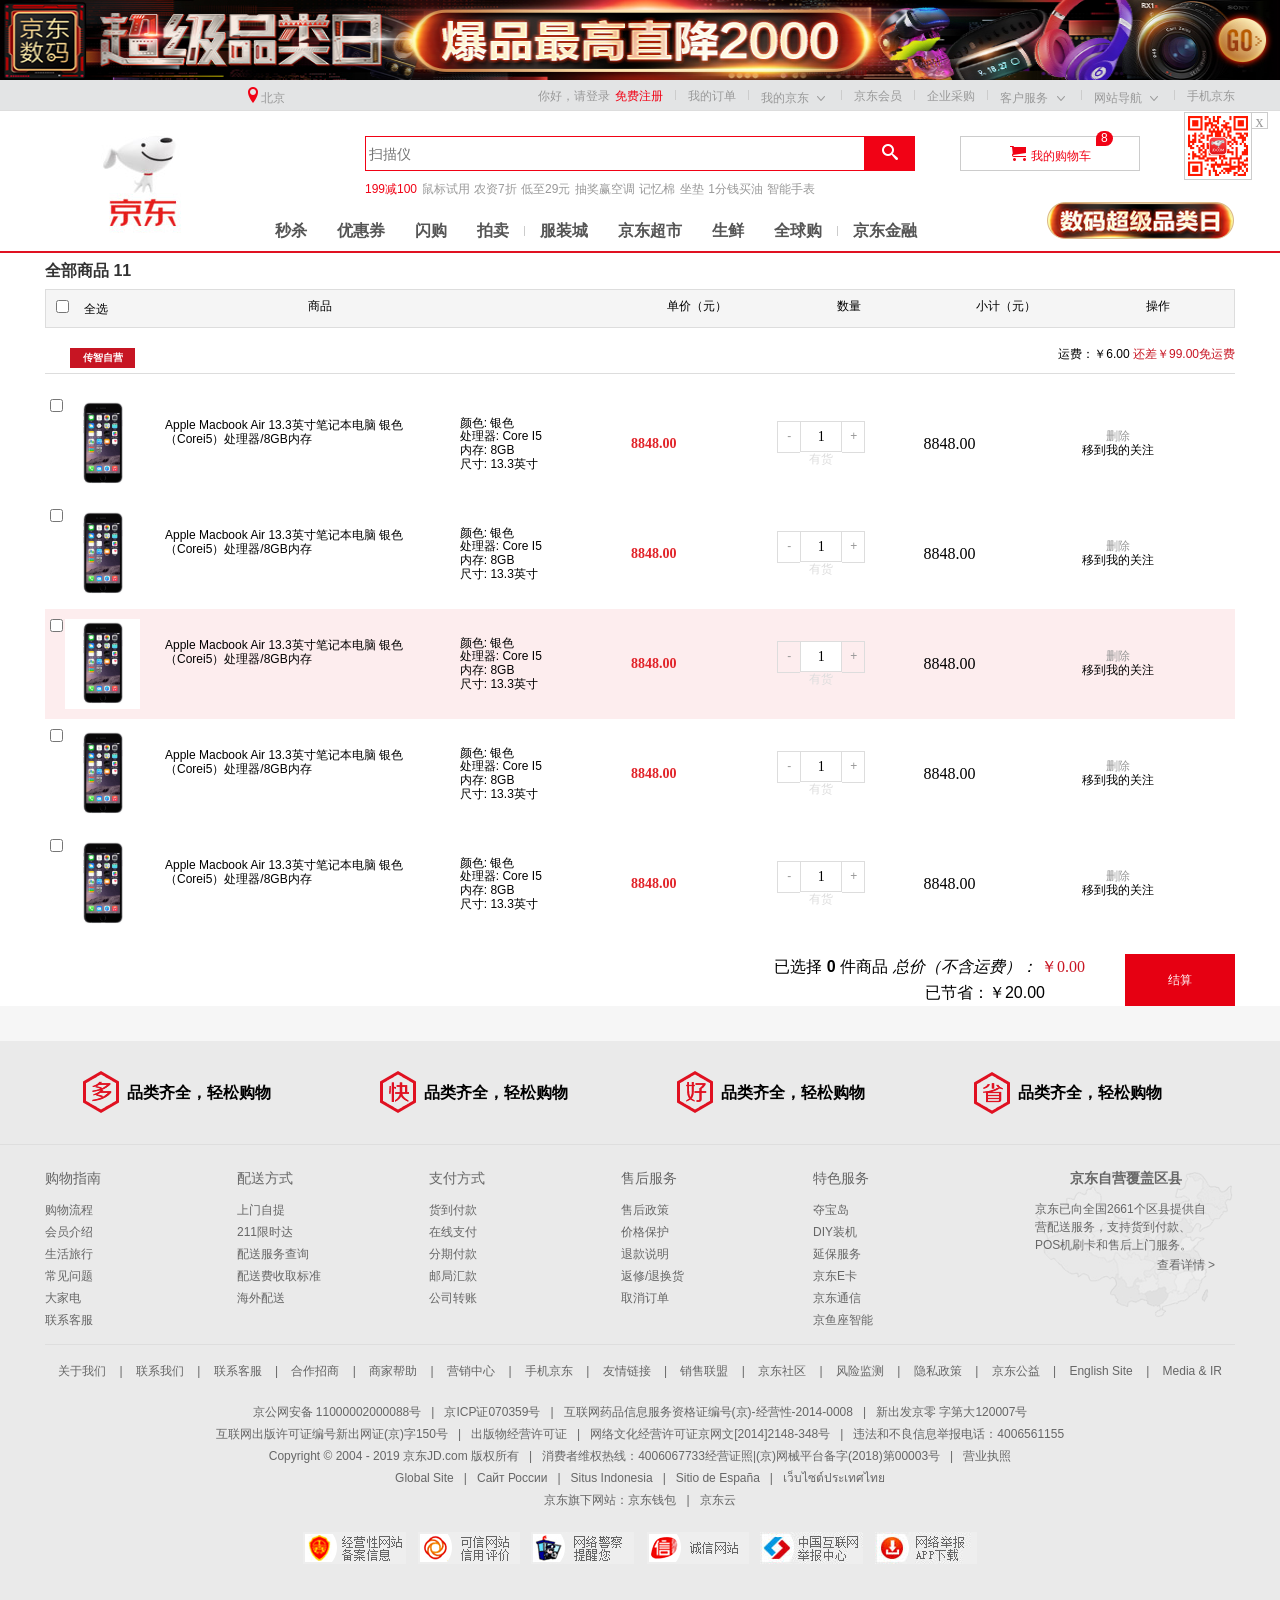
<file: web/cart.html>
<!DOCTYPE html>
<html>
<head>
    <meta charset="utf-8">
    <title>京东(JD.COM)-综合网购首选-正品低价、品质保障、配送及时、轻松购物！</title>
    <link rel="shortcut icon" href="favicon.ico" type="image/x-icon"/>
    <link rel="stylesheet" href="css/normalize.css" />
    <link rel="stylesheet" href="css/base.css" />
    <link rel="stylesheet" href="css/cart.css">
    <script src="js/jquery.min.js"></script>
    <script src="js/base.js"></script>
    <script src="js/cart.js"></script>
</head>
<body>
    <header>
        <a href="#">
            <img src="images/header.jpg" height="80"  width="100%" alt="" >
        </a>
    </header>
    <div class="shortcut">
        <div class="w">
            <ul class="fl city">
                <li><i class="f10"></i><a href="#">北京</a></li>
            </ul>
            <ul class="fr nav">
                <li>
                    <a href="login.html">你好，请登录</a>
                    <a href="register1.html" class="f10">免费注册</a>
                </li>
                <li class="space"></li>
                <li>
                    <a href="pay.html">我的订单</a>
                </li>
                <li class="space"></li>
                <li>
                    <a href="#">我的京东</a>
                    <i></i>
                    <div class="dropdown-layer">
                        <dl class="d">
                            <dd><a href="#">待处理订单</a></dd>
                            <dd><a href="#">返修退换货</a></dd>
                            <dd><a href="#">降价商品</a></dd>
                        </dl>
                        <dl class="d">
                            <dd><a href="#">消息</a></dd>
                            <dd><a href="#">我的问答</a></dd>
                            <dd><a href="#">我的关注</a></dd>
                        </dl>
                        <dl>
                            <dd><a href="#">我的京豆</a></dd>
                            <dd><a href="#">我的白条</a></dd>
                        </dl>
                        <dl>
                            <dd><a href="#">我的优惠券</a></dd>
                            <dd><a href="#">我的理财</a></dd>
                        </dl>
                    </div>
                </li>
                <li class="space"></li>
                <li>
                    <a href="#">京东会员</a>
                </li>
                <li class="space"></li>
                <li>
                    <a href="#">企业采购</a>
                </li>
                <li class="space"></li>
                <li>
                    <a href="#">客户服务</a>
                    <i></i>
                    <div class="dropdown-layer">
                        <dl class="d">
                            <dd><a href="#">待处理订单</a></dd>
                            <dd><a href="#">返修退换货</a></dd>
                            <dd><a href="#">降价商品</a></dd>
                        </dl>
                        <dl class="d">
                            <dd><a href="#">消息</a></dd>
                            <dd><a href="#">我的问答</a></dd>
                            <dd><a href="#">我的关注</a></dd>
                        </dl>
                        <dl>
                            <dd><a href="#">我的京豆</a></dd>
                            <dd><a href="#">我的白条</a></dd>
                        </dl>
                        <dl>
                            <dd><a href="#">我的优惠券</a></dd>
                            <dd><a href="#">我的理财</a></dd>
                        </dl>
                    </div>
                </li>
                <li class="space"></li>
                <li>
                    <a href="#">网站导航</a>
                    <i></i>
                    <div class="dropdown-layer">
                        <dl class="d">
                            <dd><a href="#">待处理订单</a></dd>
                            <dd><a href="#">返修退换货</a></dd>
                            <dd><a href="#">降价商品</a></dd>
                        </dl>
                        <dl class="d">
                            <dd><a href="#">消息</a></dd>
                            <dd><a href="#">我的问答</a></dd>
                            <dd><a href="#">我的关注</a></dd>
                        </dl>
                        <dl>
                            <dd><a href="#">我的京豆</a></dd>
                            <dd><a href="#">我的白条</a></dd>
                        </dl>
                        <dl>
                            <dd><a href="#">我的优惠券</a></dd>
                            <dd><a href="#">我的理财</a></dd>
                        </dl>
                    </div>
                </li>
                <li class="space"></li>
                <li class="mobile">
                    <a href="#">手机京东</a>
                     <img src="images/mobile.png" height="60" width="60" alt="">
                     <i class="close-btn">x</i>
                </li>
            </ul>
        </div>
    </div>
    <div class="m">
        <div class="w middle">
            <div class="logo">
            <h1>  <!-- 提高权重 便利于搜索引擎优化 -->
                <a href="index.html" title="京东">京东</a>   
            </h1>
            </div>
            <div class="form">
                <input id="text" type="text" placeholder="扫描仪">
                <button><i></i></button> 
            </div>
            <div class="shopCar">
                <i></i><a href="cart.html" class="f10">我的购物车</a><span>8</span>
            </div>
            <div class="hotwords">
                <a href="#" class="f10">199减100</a>
                <a href="#">鼠标试用</a>
                <a href="#">农资7折</a>
                <a href="#">低至29元</a>
                <a href="#">抽奖赢空调</a>
                <a href="#">记忆棉</a>
                <a href="#">坐垫</a>
                <a href="#">1分钱买油</a>
                <a href="#">智能手表</a>
            </div>
            <div class="navitems">
            <ul>
                <li><a href="list.html">秒杀</a></li>
                <li><a href="#">优惠券</a></li>
                <li><a href="#">闪购</a></li>
                <li><a href="#">拍卖</a></li>
                <li class="space "></li>
                <li><a href="#">服装城</a></li>
                <li><a href="#">京东超市</a></li>
                <li><a href="#">生鲜</a></li>
                <li><a href="#">全球购</a></li>
                <li class="space"></li>
                <li><a href="#">京东金融</a></li>
            </ul>
            </div>
            <div class="super">
                <a href="#"><img src="images/super.png" alt=""></a>
            </div>
        </div>
    </div>
    <div class="py-container">
        <div class="w">
            <div class="allgoods">
                <h4>全部商品
                    <span>11</span>
                </h4>       
                <div class="cart-main">
                    <div class="cart-th clearfix">
                        <div><input type="checkbox">全选</div>
                        <div class="">商品</div>
                        <div class="">单价（元）</div>
                        <div class="">数量</div>
                        <div class="">小计（元）</div>
                        <div class="">操作</div>
                    </div>
                    <div class="cart-title clearfix">
                        <h5 class="fl">传智自营</h5>
                        <div class="yunfei fr">
                            运费：￥6.00
                            <span>还差￥99.00免运费</span>
                        </div>
                    </div>
                    <div class="cart-item-list">
                        <div class="cart-body">
                            <div class="cart-list">
                                <ul class="goods-list yui3-g">
                                    <li class="yui3-u-3-8 pr">
                                        <input type="checkbox" class="good-checkbox">
                                        <div class="good-item">
                                            <div class="item-img">
                                                <img src="uploads/mobile.png">
                                            </div>
                                            <div class="item-msg">Apple Macbook Air 13.3英寸笔记本电脑 银色（Corei5）处理器/8GB内存</div>
                                        </div>
                                    </li>
                                    <li class="yui3-u-1-8">
                                        <span>颜色: 银色</span>
                                        <br>
                                        <span>处理器: Core I5</span>
                                        <br>
                                        <span>内存: 8GB</span>
                                        <br>
                                        <span>尺寸: 13.3英寸</span>
                                        <br>
                                    </li>
                                    <li class="yui3-u-1-8">
                                        <span class="price">8848.00</span>
                                    </li>
                                    <li class="yui3-u-1-8">
                                        <div class="clearfix">
                                            <a href="javascript:;" class="increment mins">-</a>
                                            <input autocomplete="off" type="text" value="1" minnum="1" class="itxt">
                                            <a href="javascript:;" class="increment plus">+</a>
                                        </div>
                                        <div class="youhuo">有货</div>
                                    </li>
                                    <li class="yui3-u-1-8">
                                        <span class="sum">8848.00</span>
                                    </li>
                                    <li class="yui3-u-1-8">
                                        <div class="del1">
                                            <a href="javascript:;">删除</a>
                                        </div>
                                        <div>移到我的关注</div>
                                    </li>
                                </ul>
                                <ul class="goods-list yui3-g">
                                    <li class="yui3-u-3-8 pr">
                                        <input type="checkbox" class="good-checkbox">
                                        <div class="good-item">
                                            <div class="item-img">
                                                <img src="uploads/mobile.png">
                                            </div>
                                            <div class="item-msg">Apple Macbook Air 13.3英寸笔记本电脑 银色（Corei5）处理器/8GB内存</div>
                                        </div>
                                    </li>
                                    <li class="yui3-u-1-8">
                                        <span>颜色: 银色</span>
                                        <br>
                                        <span>处理器: Core I5</span>
                                        <br>
                                        <span>内存: 8GB</span>
                                        <br>
                                        <span>尺寸: 13.3英寸</span>
                                        <br>
                                    </li>
                                    <li class="yui3-u-1-8">
                                        <span class="price">8848.00</span>
                                    </li>
                                    <li class="yui3-u-1-8">
                                        <div class="clearfix">
                                            <a href="javascript:;" class="increment mins">-</a>
                                            <input autocomplete="off" type="text" value="1" minnum="1" class="itxt">
                                            <a href="javascript:;" class="increment plus">+</a>
                                        </div>
                                        <div class="youhuo">有货</div>
                                    </li>
                                    <li class="yui3-u-1-8">
                                        <span class="sum">8848.00</span>
                                    </li>
                                    <li class="yui3-u-1-8">
                                        <div class="del1">
                                            <a href="javascript:;">删除</a>
                                        </div>
                                        <div>移到我的关注</div>
                                    </li>
                                </ul>
                                <ul class="goods-list active yui3-g">
                                    <li class="yui3-u-3-8 pr">
                                        <input type="checkbox" class="good-checkbox">
                                        <div class="good-item">
                                            <div class="item-img">
                                                <img src="uploads/mobile.png">
                                            </div>
                                            <div class="item-msg">Apple Macbook Air 13.3英寸笔记本电脑 银色（Corei5）处理器/8GB内存</div>
                                        </div>
                                    </li>
                                    <li class="yui3-u-1-8">
                                        <span>颜色: 银色</span>
                                        <br>
                                        <span>处理器: Core I5</span>
                                        <br>
                                        <span>内存: 8GB</span>
                                        <br>
                                        <span>尺寸: 13.3英寸</span>
                                        <br>
                                    </li>
                                    <li class="yui3-u-1-8">
                                        <span class="price">8848.00</span>
                                    </li>
                                    <li class="yui3-u-1-8">
                                        <div class="clearfix">
                                            <a href="javascript:;" class="increment mins">-</a>
                                            <input autocomplete="off" type="text" value="1" minnum="1" class="itxt">
                                            <a href="javascript:;" class="increment plus">+</a>
                                        </div>
                                        <div class="youhuo">有货</div>
                                    </li>
                                    <li class="yui3-u-1-8">
                                        <span class="sum">8848.00</span>
                                    </li>
                                    <li class="yui3-u-1-8">
                                        <div class="del1">
                                            <a href="javascript:;">删除</a>
                                        </div>
                                        <div>移到我的关注</div>
                                    </li>
                                </ul>
                                <ul class="goods-list yui3-g">
                                    <li class="yui3-u-3-8 pr">
                                        <input type="checkbox" class="good-checkbox">
                                        <div class="good-item">
                                            <div class="item-img">
                                                <img src="uploads/mobile.png">
                                            </div>
                                            <div class="item-msg">Apple Macbook Air 13.3英寸笔记本电脑 银色（Corei5）处理器/8GB内存</div>
                                        </div>
                                    </li>
                                    <li class="yui3-u-1-8">
                                        <span>颜色: 银色</span>
                                        <br>
                                        <span>处理器: Core I5</span>
                                        <br>
                                        <span>内存: 8GB</span>
                                        <br>
                                        <span>尺寸: 13.3英寸</span>
                                        <br>
                                    </li>
                                    <li class="yui3-u-1-8">
                                        <span class="price">8848.00</span>
                                    </li>
                                    <li class="yui3-u-1-8">
                                        <div class="clearfix">
                                            <a href="javascript:;" class="increment mins">-</a>
                                            <input autocomplete="off" type="text" value="1" minnum="1" class="itxt">
                                            <a href="javascript:;" class="increment plus">+</a>
                                        </div>
                                        <div class="youhuo">有货</div>
                                    </li>
                                    <li class="yui3-u-1-8">
                                        <span class="sum">8848.00</span>
                                    </li>
                                    <li class="yui3-u-1-8">
                                        <div class="del1">
                                            <a href="javascript:;">删除</a>
                                        </div>
                                        <div>移到我的关注</div>
                                    </li>
                                </ul>
                                <ul class="goods-list yui3-g">
                                    <li class="yui3-u-3-8 pr">
                                        <input type="checkbox" class="good-checkbox">
                                        <div class="good-item">
                                            <div class="item-img">
                                                <img src="uploads/mobile.png">
                                            </div>
                                            <div class="item-msg">Apple Macbook Air 13.3英寸笔记本电脑 银色（Corei5）处理器/8GB内存</div>
                                        </div>
                                    </li>
                                    <li class="yui3-u-1-8">
                                        <span>颜色: 银色</span>
                                        <br>
                                        <span>处理器: Core I5</span>
                                        <br>
                                        <span>内存: 8GB</span>
                                        <br>
                                        <span>尺寸: 13.3英寸</span>
                                        <br>
                                    </li>
                                    <li class="yui3-u-1-8">
                                        <span class="price">8848.00</span>
                                    </li>
                                    <li class="yui3-u-1-8">
                                        <div class="clearfix">
                                            <a href="javascript:;" class="increment mins">-</a>
                                            <input autocomplete="off" type="text" value="1" minnum="1" class="itxt">
                                            <a href="javascript:;" class="increment plus">+</a>
                                        </div>
                                        <div class="youhuo">有货</div>
                                    </li>
                                    <li class="yui3-u-1-8">
                                        <span class="sum">8848.00</span>
                                    </li>
                                    <li class="yui3-u-1-8">
                                        <div class="del1">
                                            <a href="javascript:;">删除</a>
                                        </div>
                                        <div>移到我的关注</div>
                                    </li>
                                </ul>
                            </div>
                        </div>
                    </div>
                </div>
                <div class="cart-tool clearfix">
                    <div class="money-box">
                        <div class="sumprice">
                            <div class="sumprice-top">
                                <span>
                                    已选择
                                    <strong>0</strong> 件商品</span>
                                <span>
                                <em>总价（不含运费）：</em>
                                <i class="summoney">￥<span>44240.00</span></i>
                            </div>
                            <div class="sumprice-bottom">
                                已节省：￥20.00
                            </div>
                        </div>
                        <div class="sumbtn">
                            <a class="sum-btn" href="pay.html">结算</a>
                        </div>
                    </div>
                </div>
            </div>
        </div>
    </div>
    <footer>
        <div class="service">
            <!-- 服务模块 -->
            <div class="w">
                <ul>
                    <li>	
                        <h5></h5>
                        <p>品类齐全，轻松购物</p>
                    </li>
                    <li>	
                        <h5></h5>
                        <p>品类齐全，轻松购物</p>
                    </li>
                    <li>	
                        <h5></h5>
                        <p>品类齐全，轻松购物</p>
                    </li>
                    <li>	
                        <h5></h5>
                        <p>品类齐全，轻松购物</p>
                    </li>
                </ul>
            </div>
        </div>
        <!-- 帮助模块 -->
        <div class="w help">
            <div class="fl">
                <dl>
                    <dt>购物指南</dt>
                    <dd><a href="#">购物流程</a></dd>
                    <dd><a href="#">会员介绍</a></dd>
                    <dd><a href="#">生活旅行</a></dd>
                    <dd><a href="#">常见问题</a></dd>
                    <dd><a href="#">大家电</a></dd>
                    <dd><a href="#">联系客服</a></dd>
                </dl>
                <dl>
                    <dt>配送方式</dt>
                    <dd><a href="#">上门自提</a></dd>
                    <dd><a href="#">211限时达</a></dd>
                    <dd><a href="#">配送服务查询</a></dd>
                    <dd><a href="#">配送费收取标准</a></dd>
                    <dd><a href="#">海外配送</a></dd>
                </dl>
                <dl>
                    <dt>支付方式</dt>
                    <dd><a href="#">货到付款</a></dd>
                    <dd><a href="#">在线支付</a></dd>
                    <dd><a href="#">分期付款</a></dd>
                    <dd><a href="#">邮局汇款</a></dd>
                    <dd><a href="#">公司转账</a></dd>
                </dl>
                <dl>
                    <dt>售后服务</dt>
                    <dd><a href="#">售后政策</a></dd>
                    <dd><a href="#">价格保护</a></dd>
                    <dd><a href="#">退款说明</a></dd>
                    <dd><a href="#">返修/退换货</a></dd>
                    <dd><a href="#">取消订单</a></dd>
                </dl>
                <dl>
                    <dt>特色服务</dt>
                    <dd><a href="#">夺宝岛</a></dd>
                    <dd><a href="#">DIY装机</a></dd>
                    <dd><a href="#">延保服务</a></dd>
                    <dd><a href="#">京东E卡</a></dd>
                    <dd><a href="#">京东通信</a></dd>
                    <dd><a href="#">京鱼座智能</a></dd>
                </dl>
            </div>
            <div class="fr coverage">
                <h5>京东自营覆盖区县</h5>
                <p>京东已向全国2661个区县提供自营配送服务，支持货到付款、POS机刷卡和售后上门服务。</p>
                <a href="#">查看详情 > </a>
            </div>
        </div>
        <div class="w copyright">
            <p>
                <a href="#">关于我们</a>
                <span> | </span>
                <a href="#">联系我们</a>
                <span> | </span>
                <a href="#">联系客服</a>
                <span> | </span>
                <a href="#">合作招商</a>
                <span> | </span>
                <a href="#">商家帮助</a>
                <span> | </span>
                <a href="#">营销中心</a>
                <span> | </span>
                <a href="#">手机京东</a>
                <span> | </span>
                <a href="#">友情链接</a>
                <span> | </span>
                <a href="#">销售联盟</a>
                <span> | </span>
                <a href="#">京东社区</a>
                <span> | </span>
                <a href="#">风险监测</a>
                <span> | </span>
                <a href="#">隐私政策</a>
                <span> | </span>
                <a href="#">京东公益</a>
                <span> | </span>
                <a href="#">English Site</a>
                <span> | </span>
                <a href="#">Media & IR</a>
            </p>
            <div>
                <p>京公网安备 11000002000088号<span>|</span>京ICP证070359号<span>|</span>互联网药品信息服务资格证编号(京)-经营性-2014-0008<span>|</span>新出发京零 字第大120007号</p>
                <p>互联网出版许可证编号新出网证(京)字150号<span>|</span>出版物经营许可证<span>|</span>网络文化经营许可证京网文[2014]2148-348号<span>|</span>违法和不良信息举报电话：4006561155</p>
                <p>Copyright © 2004 - 2019  京东JD.com 版权所有<span>|</span>消费者维权热线：4006067733经营证照|(京)网械平台备字(2018)第00003号<span>|</span>营业执照</p>
                <p>Global Site<span>|</span>Сайт России<span>|</span>Situs Indonesia<span>|</span>Sitio de España<span>|</span>เว็บไซต์ประเทศไทย</p>
                <p>京东旗下网站：京东钱包<span>|</span>京东云</p>
            </div>
            <p class="foot-icon">
                <a href="#"></a>
                <a href="#"></a>
                <a href="#"></a>
                <a href="#"></a>
                <a href="#"></a>
                <a href="#"></a>
            </p>
        </div>
    </footer>
</body>
</html>
</file>
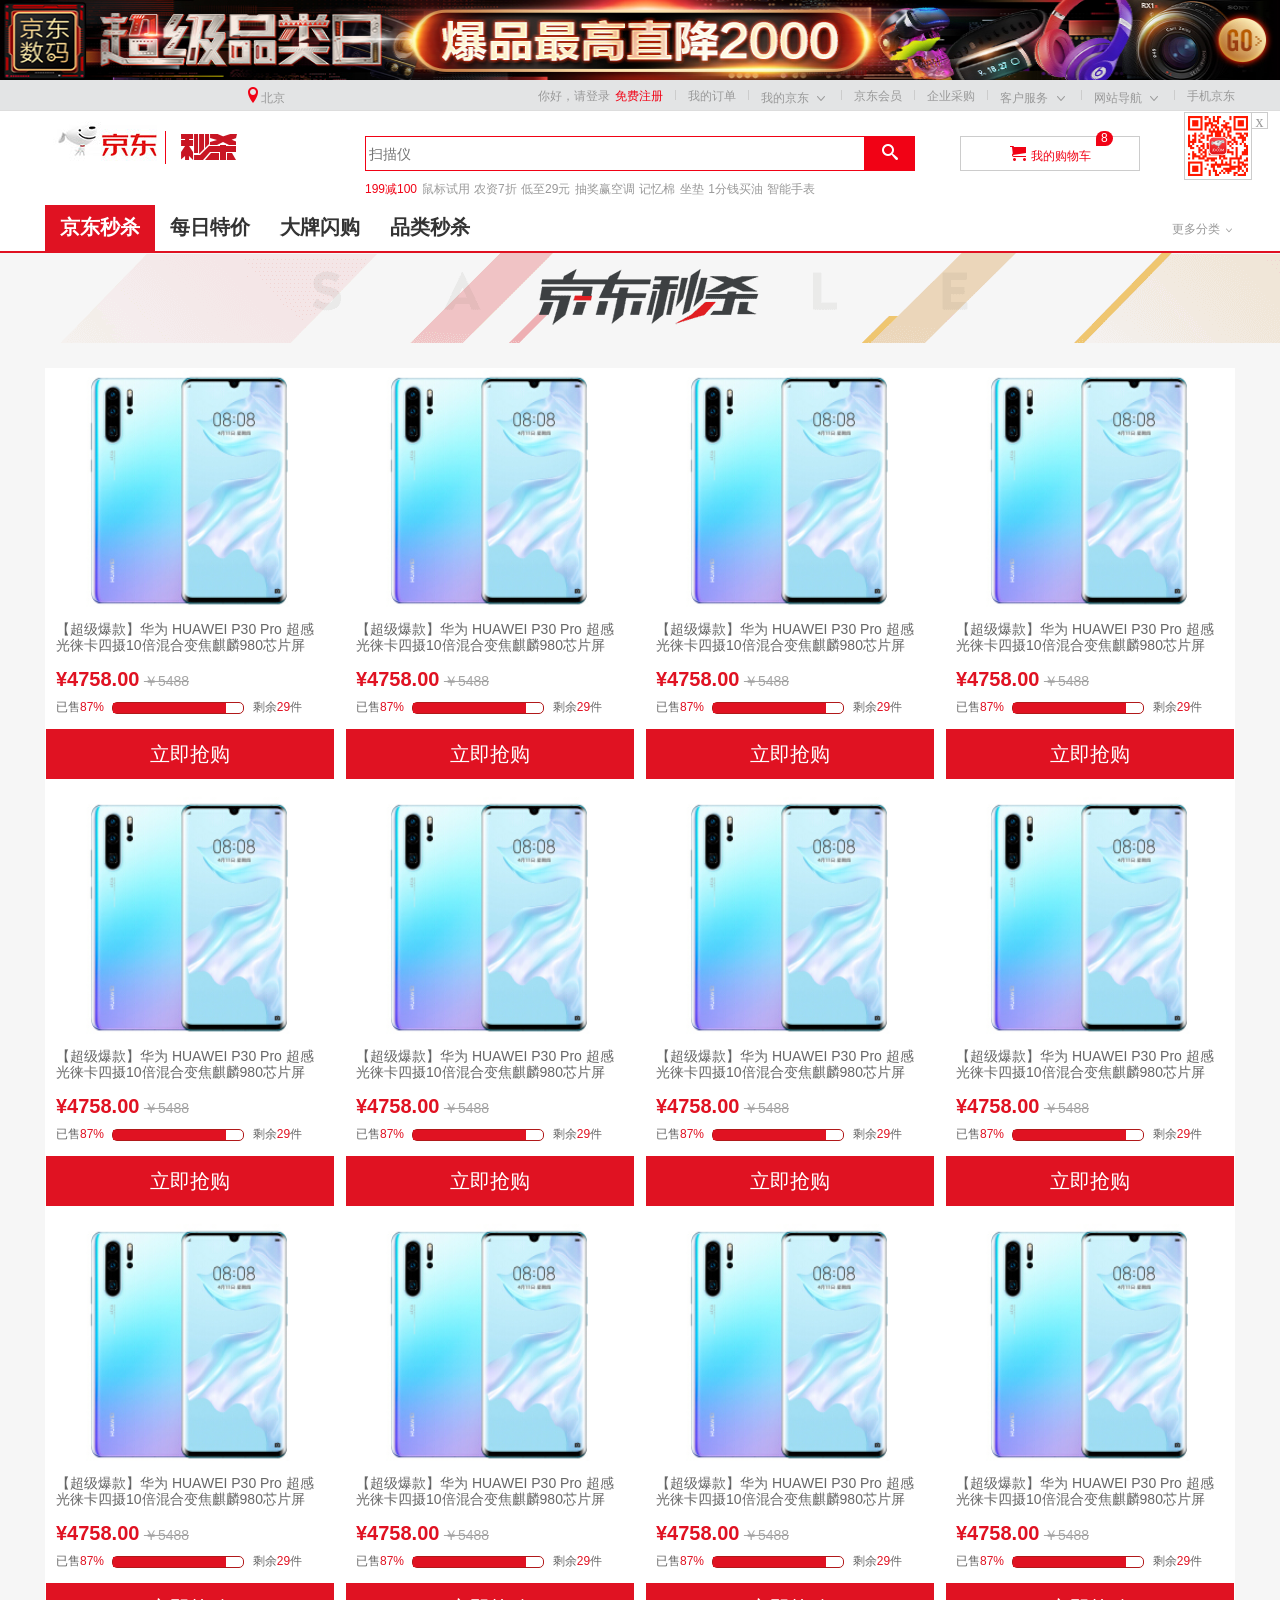
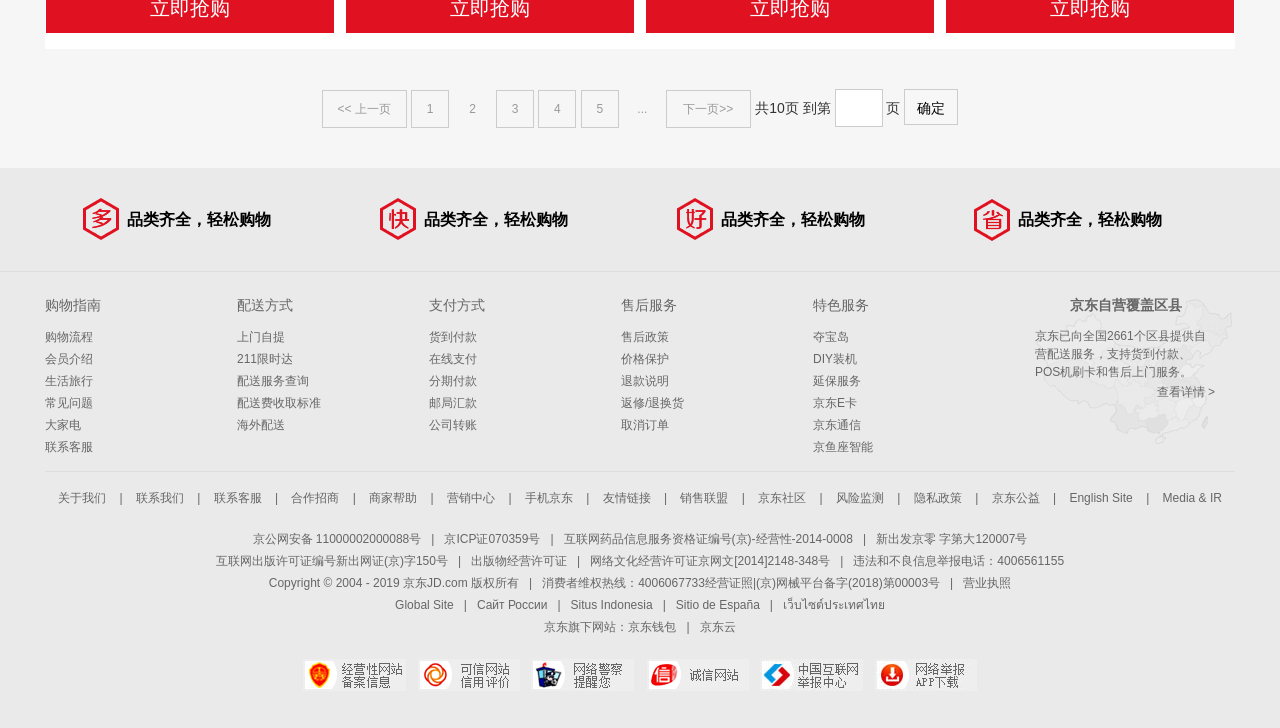
<file: web/list.html>
<!DOCTYPE html>
<html lang="en">
<head>
    <meta charset="utf-8">
	<title>列表页</title>
	<meta name="description" content="京东JD.COM-专业的综合网上购物商城,销售家电、数码通讯、电脑、家居百货服装服饰、母婴、图书、食品等数万个品牌优质商品.便捷、诚信的服务，为您提供愉悦的网上购物体验!" />
	<meta name="Keywords" content="网上购物,网上商城,手机,笔记本,电脑,MP3,CD,VCD,DV,相机,数码,配件,手表,储卡,京东" />
    <link rel="shortcut icon" href="favicon.ico" type="image/x-icon"/>
    <link rel="stylesheet" href="css/normalize.css" />
    <link rel="stylesheet" href="css/base.css" />
    <link rel="stylesheet" href="css/list.css" />
    <script src="js/jquery.min.js"></script>
    <script src="js/base.js"></script>
    <script src="js/list.js"></script>
</head>
<body>
    <header>
        <a href="#">
            <img src="images/header.jpg" height="80"  width="100%" alt="" >
        </a>
    </header>
    <div class="shortcut">
        <div class="w">
            <ul class="fl city">
                <li><i class="f10"></i><a href="#">北京</a></li>
            </ul>
            <ul class="fr nav">
            <li>
                <a href="#">你好，请登录</a>
                <a href="#" class="f10">免费注册</a>
            </li>
            <li class="space"></li>
            <li>
                <a href="pay.html">我的订单</a>
            </li>
            <li class="space"></li>
            <li>
                <a href="#">我的京东</a>
                <i></i>
                <div class="dropdown-layer">
                    <dl class="d">
                        <dd><a href="#">待处理订单</a></dd>
                        <dd><a href="#">返修退换货</a></dd>
                        <dd><a href="#">降价商品</a></dd>
                    </dl>
                    <dl class="d">
                        <dd><a href="#">消息</a></dd>
                        <dd><a href="#">我的问答</a></dd>
                        <dd><a href="#">我的关注</a></dd>
                    </dl>
                    <dl>
                        <dd><a href="#">我的京豆</a></dd>
                        <dd><a href="#">我的白条</a></dd>
                    </dl>
                    <dl>
                        <dd><a href="#">我的优惠券</a></dd>
                        <dd><a href="#">我的理财</a></dd>
                    </dl>
                </div>
            </li>
            <li class="space"></li>
            <li>
                <a href="#">京东会员</a>
            </li>

            <li class="space"></li>
            <li>
                <a href="#">企业采购</a>
            </li>
            <li class="space"></li>
            <li>
                <a href="#">客户服务</a>
                <i></i>
                <div class="dropdown-layer">
                    <dl class="d">
                        <dd><a href="#">待处理订单</a></dd>
                        <dd><a href="#">返修退换货</a></dd>
                        <dd><a href="#">降价商品</a></dd>
                    </dl>
                    <dl class="d">
                        <dd><a href="#">消息</a></dd>
                        <dd><a href="#">我的问答</a></dd>
                        <dd><a href="#">我的关注</a></dd>
                    </dl>
                    <dl>
                        <dd><a href="#">我的京豆</a></dd>
                        <dd><a href="#">我的白条</a></dd>
                    </dl>
                    <dl>
                        <dd><a href="#">我的优惠券</a></dd>
                        <dd><a href="#">我的理财</a></dd>
                    </dl>
                </div>
            </li>
            <li class="space"></li>
            <li>
                <a href="#">网站导航</a>
                <i></i>
                <div class="dropdown-layer">
                    <dl class="d">
                        <dd><a href="#">待处理订单</a></dd>
                        <dd><a href="#">返修退换货</a></dd>
                        <dd><a href="#">降价商品</a></dd>
                    </dl>
                    <dl class="d">
                        <dd><a href="#">消息</a></dd>
                        <dd><a href="#">我的问答</a></dd>
                        <dd><a href="#">我的关注</a></dd>
                    </dl>
                    <dl>
                        <dd><a href="#">我的京豆</a></dd>
                        <dd><a href="#">我的白条</a></dd>
                    </dl>
                    <dl>
                        <dd><a href="#">我的优惠券</a></dd>
                        <dd><a href="#">我的理财</a></dd>
                    </dl>
                </div>
            </li>
            <li class="space"></li>
            <li class="mobile">
                <a href="#">手机京东</a>
                 <img src="images/mobile.png" height="60" width="60" alt="">
                 <i class="close-btn">x</i>
            </li>
        </ul>
        </div>
    </div>
    <div class="m">
        <div class="w middle">
            <div class="logo">
            <h1 class="small">  <!-- 提高权重 便利于搜索引擎优化 -->
                <a href="index.html" title="京东">京东</a>   
            </h1>
            </div>
            <div class="sk">
                <img src="uploads/secKill_03.png" alt="">
            </div>
            <div class="form">
            <input id="text" type="text" placeholder="扫描仪">
            <button><i></i></button> 
            </div>
            <div class="shopCar">
            <i></i><a href="cart.html" class="f10">我的购物车</a><span>8</span>
            </div>
            <div class="hotwords">
            <a href="#" class="f10">199减100</a>
            <a href="#">鼠标试用</a>
            <a href="#">农资7折</a>
            <a href="#">低至29元</a>
            <a href="#">抽奖赢空调</a>
            <a href="#">记忆棉</a>
            <a href="#">坐垫</a>
            <a href="#">1分钱买油</a>
            <a href="#">智能手表</a>
            </div>
            <div class="sk_navi w">
                <div class="sk_list fl">
                    <ul>
                        <li class="current"><a href="#">京东秒杀</a></li>
                        <li><a href="#">每日特价</a></li>
                        <li><a href="#">大牌闪购</a></li>
                        <li><a href="#">品类秒杀</a></li>
                    </ul>
                </div>
                <div class="sk_more fr">
                    <a href="#">
                        更多分类
                        <i></i>
                    </a>
                </div>
            </div>
        </div>
    </div>
    <div class="sk_hd">
        <img src="images/header_textV2.png" alt="">
    </div>
    <div class="w sk_container">
        <div class="sk_bd">
            <ul>
                <li class="sk_goods">
                    <a href="detail.html"><img src="uploads/mobile.jpg" alt=""></a>
                    <h5 class="sk_goods_title">【超级爆款】华为 HUAWEI P30 Pro 超感光徕卡四摄10倍混合变焦麒麟980芯片屏</h5>
                    <p class="sk_goods_price"><em>¥4758.00</em> <del>￥5488</del></p>
                    <div class="sk_goods_progress">
                        已售<i>87%</i>
                        <div class="bar">
                            <div class="bar_in"></div>
                        </div>
                        剩余<em>29</em>件
                    </div>
                    <a href="detail.html" class="sk_goods_buy">立即抢购</a>
                </li>
                <li class="sk_goods">
                    <a href="detail.html"><img src="uploads/mobile.jpg" alt=""></a>
                    <h5 class="sk_goods_title">【超级爆款】华为 HUAWEI P30 Pro 超感光徕卡四摄10倍混合变焦麒麟980芯片屏</h5>
                    <p class="sk_goods_price"><em>¥4758.00</em> <del>￥5488</del></p>
                    <div class="sk_goods_progress">
                        已售<i>87%</i>
                        <div class="bar">
                            <div class="bar_in"></div>
                        </div>
                        剩余<em>29</em>件
                    </div>
                    <a href="detail.html" class="sk_goods_buy">立即抢购</a>
                </li>
                <li class="sk_goods">
                    <a href="detail.html"><img src="uploads/mobile.jpg" alt=""></a>
                    <h5 class="sk_goods_title">【超级爆款】华为 HUAWEI P30 Pro 超感光徕卡四摄10倍混合变焦麒麟980芯片屏</h5>
                    <p class="sk_goods_price"><em>¥4758.00</em> <del>￥5488</del></p>
                    <div class="sk_goods_progress">
                        已售<i>87%</i>
                        <div class="bar">
                            <div class="bar_in"></div>
                        </div>
                        剩余<em>29</em>件
                    </div>
                    <a href="detail.html" class="sk_goods_buy">立即抢购</a>
                </li>
                <li class="sk_goods">
                    <a href="detail.html"><img src="uploads/mobile.jpg" alt=""></a>
                    <h5 class="sk_goods_title">【超级爆款】华为 HUAWEI P30 Pro 超感光徕卡四摄10倍混合变焦麒麟980芯片屏</h5>
                    <p class="sk_goods_price"><em>¥4758.00</em> <del>￥5488</del></p>
                    <div class="sk_goods_progress">
                        已售<i>87%</i>
                        <div class="bar">
                            <div class="bar_in"></div>
                        </div>
                        剩余<em>29</em>件
                    </div>
                    <a href="detail.html" class="sk_goods_buy">立即抢购</a>
                </li>
                <li class="sk_goods">
                    <a href="detail.html"><img src="uploads/mobile.jpg" alt=""></a>
                    <h5 class="sk_goods_title">【超级爆款】华为 HUAWEI P30 Pro 超感光徕卡四摄10倍混合变焦麒麟980芯片屏</h5>
                    <p class="sk_goods_price"><em>¥4758.00</em> <del>￥5488</del></p>
                    <div class="sk_goods_progress">
                        已售<i>87%</i>
                        <div class="bar">
                            <div class="bar_in"></div>
                        </div>
                        剩余<em>29</em>件
                    </div>
                    <a href="detail.html" class="sk_goods_buy">立即抢购</a>
                </li>
                <li class="sk_goods">
                    <a href="detail.html"><img src="uploads/mobile.jpg" alt=""></a>
                    <h5 class="sk_goods_title">【超级爆款】华为 HUAWEI P30 Pro 超感光徕卡四摄10倍混合变焦麒麟980芯片屏</h5>
                    <p class="sk_goods_price"><em>¥4758.00</em> <del>￥5488</del></p>
                    <div class="sk_goods_progress">
                        已售<i>87%</i>
                        <div class="bar">
                            <div class="bar_in"></div>
                        </div>
                        剩余<em>29</em>件
                    </div>
                    <a href="detail.html" class="sk_goods_buy">立即抢购</a>
                </li>
                <li class="sk_goods">
                    <a href="detail.html"><img src="uploads/mobile.jpg" alt=""></a>
                    <h5 class="sk_goods_title">【超级爆款】华为 HUAWEI P30 Pro 超感光徕卡四摄10倍混合变焦麒麟980芯片屏</h5>
                    <p class="sk_goods_price"><em>¥4758.00</em> <del>￥5488</del></p>
                    <div class="sk_goods_progress">
                        已售<i>87%</i>
                        <div class="bar">
                            <div class="bar_in"></div>
                        </div>
                        剩余<em>29</em>件
                    </div>
                    <a href="detail.html" class="sk_goods_buy">立即抢购</a>
                </li>
                <li class="sk_goods">
                    <a href="detail.html"><img src="uploads/mobile.jpg" alt=""></a>
                    <h5 class="sk_goods_title">【超级爆款】华为 HUAWEI P30 Pro 超感光徕卡四摄10倍混合变焦麒麟980芯片屏</h5>
                    <p class="sk_goods_price"><em>¥4758.00</em> <del>￥5488</del></p>
                    <div class="sk_goods_progress">
                        已售<i>87%</i>
                        <div class="bar">
                            <div class="bar_in"></div>
                        </div>
                        剩余<em>29</em>件
                    </div>
                    <a href="detail.html" class="sk_goods_buy">立即抢购</a>
                </li>
                <li class="sk_goods">
                    <a href="detail.html"><img src="uploads/mobile.jpg" alt=""></a>
                    <h5 class="sk_goods_title">【超级爆款】华为 HUAWEI P30 Pro 超感光徕卡四摄10倍混合变焦麒麟980芯片屏</h5>
                    <p class="sk_goods_price"><em>¥4758.00</em> <del>￥5488</del></p>
                    <div class="sk_goods_progress">
                        已售<i>87%</i>
                        <div class="bar">
                            <div class="bar_in"></div>
                        </div>
                        剩余<em>29</em>件
                    </div>
                    <a href="detail.html" class="sk_goods_buy">立即抢购</a>
                </li>
                <li class="sk_goods">
                    <a href="detail.html"><img src="uploads/mobile.jpg" alt=""></a>
                    <h5 class="sk_goods_title">【超级爆款】华为 HUAWEI P30 Pro 超感光徕卡四摄10倍混合变焦麒麟980芯片屏</h5>
                    <p class="sk_goods_price"><em>¥4758.00</em> <del>￥5488</del></p>
                    <div class="sk_goods_progress">
                        已售<i>87%</i>
                        <div class="bar">
                            <div class="bar_in"></div>
                        </div>
                        剩余<em>29</em>件
                    </div>
                    <a href="detail.html" class="sk_goods_buy">立即抢购</a>
                </li>
                <li class="sk_goods">
                    <a href="detail.html"><img src="uploads/mobile.jpg" alt=""></a>
                    <h5 class="sk_goods_title">【超级爆款】华为 HUAWEI P30 Pro 超感光徕卡四摄10倍混合变焦麒麟980芯片屏</h5>
                    <p class="sk_goods_price"><em>¥4758.00</em> <del>￥5488</del></p>
                    <div class="sk_goods_progress">
                        已售<i>87%</i>
                        <div class="bar">
                            <div class="bar_in"></div>
                        </div>
                        剩余<em>29</em>件
                    </div>
                    <a href="detail.html" class="sk_goods_buy">立即抢购</a>
                </li>
                <li class="sk_goods">
                    <a href="detail.html"><img src="uploads/mobile.jpg" alt=""></a>
                    <h5 class="sk_goods_title">【超级爆款】华为 HUAWEI P30 Pro 超感光徕卡四摄10倍混合变焦麒麟980芯片屏</h5>
                    <p class="sk_goods_price"><em>¥4758.00</em> <del>￥5488</del></p>
                    <div class="sk_goods_progress">
                        已售<i>87%</i>
                        <div class="bar">
                            <div class="bar_in"></div>
                        </div>
                        剩余<em>29</em>件
                    </div>
                    <a href="detail.html" class="sk_goods_buy">立即抢购</a>
                </li>
            </ul>
        </div>
        <div class="sk_page">
            <span class="page_num">
                <a href="#" class="pn-prev">&lt;&lt; 上一页</a>
                <a href="#">1</a>
                <a href="#" class="current">2</a>
                <a href="#">3</a>
                <a href="#">4</a>
                <a href="#">5</a>
                <a href="#" class="dotted">...</a>
                <a href="#" class="pn-next">下一页&gt;&gt;</a>
            </span>
            <span class="page_skip">
                共10页 到第
                <input type="text"> 页 
                <button>确定</button>
            </span>
        </div>
    </div>
    <footer>
        <div class="service">
            <!-- 服务模块 -->
            <div class="w">
                <ul>
                    <li>	
                        <h5></h5>
                        <p>品类齐全，轻松购物</p>
                    </li>
                    <li>	
                        <h5></h5>
                        <p>品类齐全，轻松购物</p>
                    </li>
                    <li>	
                        <h5></h5>
                        <p>品类齐全，轻松购物</p>
                    </li>
                    <li>	
                        <h5></h5>
                        <p>品类齐全，轻松购物</p>
                    </li>
                </ul>
            </div>
        </div>
        <!-- 帮助模块 -->
        <div class="w help">
            <div class="fl">
                <dl>
                    <dt>购物指南</dt>
                    <dd><a href="#">购物流程</a></dd>
                    <dd><a href="#">会员介绍</a></dd>
                    <dd><a href="#">生活旅行</a></dd>
                    <dd><a href="#">常见问题</a></dd>
                    <dd><a href="#">大家电</a></dd>
                    <dd><a href="#">联系客服</a></dd>
                </dl>
                <dl>
                    <dt>配送方式</dt>
                    <dd><a href="#">上门自提</a></dd>
                    <dd><a href="#">211限时达</a></dd>
                    <dd><a href="#">配送服务查询</a></dd>
                    <dd><a href="#">配送费收取标准</a></dd>
                    <dd><a href="#">海外配送</a></dd>
                </dl>
                <dl>
                    <dt>支付方式</dt>
                    <dd><a href="#">货到付款</a></dd>
                    <dd><a href="#">在线支付</a></dd>
                    <dd><a href="#">分期付款</a></dd>
                    <dd><a href="#">邮局汇款</a></dd>
                    <dd><a href="#">公司转账</a></dd>
                </dl>
                <dl>
                    <dt>售后服务</dt>
                    <dd><a href="#">售后政策</a></dd>
                    <dd><a href="#">价格保护</a></dd>
                    <dd><a href="#">退款说明</a></dd>
                    <dd><a href="#">返修/退换货</a></dd>
                    <dd><a href="#">取消订单</a></dd>
                </dl>
                <dl>
                    <dt>特色服务</dt>
                    <dd><a href="#">夺宝岛</a></dd>
                    <dd><a href="#">DIY装机</a></dd>
                    <dd><a href="#">延保服务</a></dd>
                    <dd><a href="#">京东E卡</a></dd>
                    <dd><a href="#">京东通信</a></dd>
                    <dd><a href="#">京鱼座智能</a></dd>
                </dl>
            </div>
            <div class="fr coverage">
                <h5>京东自营覆盖区县</h5>
                <p>京东已向全国2661个区县提供自营配送服务，支持货到付款、POS机刷卡和售后上门服务。</p>
                <a href="#">查看详情 > </a>
            </div>
        </div>
        <div class="w copyright">
            <p>
                <a href="#">关于我们</a>
                <span> | </span>
                <a href="#">联系我们</a>
                <span> | </span>
                <a href="#">联系客服</a>
                <span> | </span>
                <a href="#">合作招商</a>
                <span> | </span>
                <a href="#">商家帮助</a>
                <span> | </span>
                <a href="#">营销中心</a>
                <span> | </span>
                <a href="#">手机京东</a>
                <span> | </span>
                <a href="#">友情链接</a>
                <span> | </span>
                <a href="#">销售联盟</a>
                <span> | </span>
                <a href="#">京东社区</a>
                <span> | </span>
                <a href="#">风险监测</a>
                <span> | </span>
                <a href="#">隐私政策</a>
                <span> | </span>
                <a href="#">京东公益</a>
                <span> | </span>
                <a href="#">English Site</a>
                <span> | </span>
                <a href="#">Media & IR</a>
            </p>
            <div>
                <p>京公网安备 11000002000088号<span>|</span>京ICP证070359号<span>|</span>互联网药品信息服务资格证编号(京)-经营性-2014-0008<span>|</span>新出发京零 字第大120007号</p>
                <p>互联网出版许可证编号新出网证(京)字150号<span>|</span>出版物经营许可证<span>|</span>网络文化经营许可证京网文[2014]2148-348号<span>|</span>违法和不良信息举报电话：4006561155</p>
                <p>Copyright © 2004 - 2019  京东JD.com 版权所有<span>|</span>消费者维权热线：4006067733经营证照|(京)网械平台备字(2018)第00003号<span>|</span>营业执照</p>
                <p>Global Site<span>|</span>Сайт России<span>|</span>Situs Indonesia<span>|</span>Sitio de España<span>|</span>เว็บไซต์ประเทศไทย</p>
                <p>京东旗下网站：京东钱包<span>|</span>京东云</p>
            </div>
            <p class="foot-icon">
                <a href="#"></a>
                <a href="#"></a>
                <a href="#"></a>
                <a href="#"></a>
                <a href="#"></a>
                <a href="#"></a>
            </p>
        </div>
    </footer>
</body>
</html>
</file>
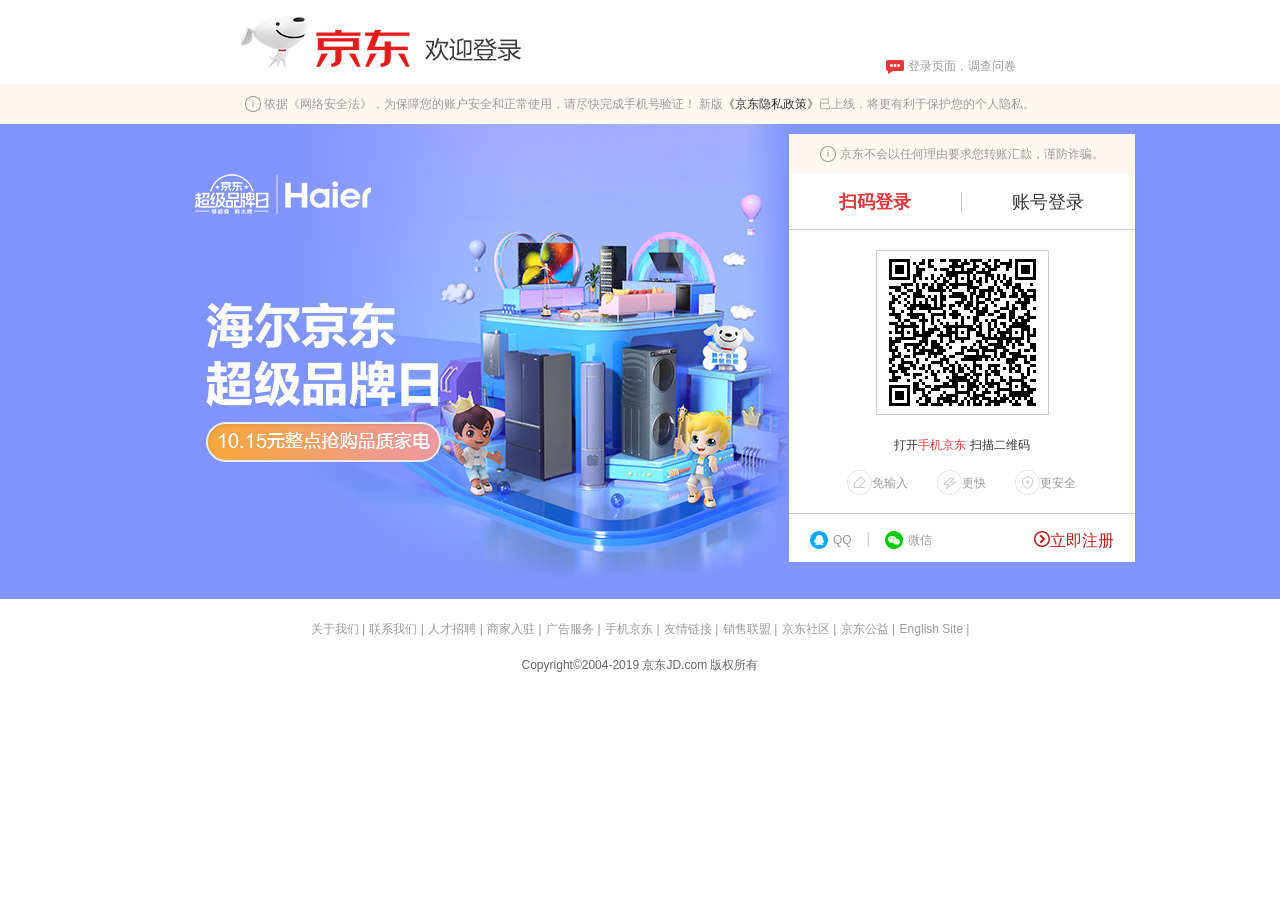
<file: web/login.html>
<!DOCTYPE html>
<html lang="en">

<head>
    <meta charset="UTF-8">
    <title>京东-欢迎登录</title>
    <link rel="shortcut icon" href="favicon.ico" type="image/x-icon" />
    <link rel="stylesheet" href="css/normalize.css" />
    <link rel="stylesheet" href="css/login.css" />
    <script src="js/jquery.min.js"></script>
    <script src="js/login.js"></script>
</head>

<body>
    <header>
        <div class="logo"><a href="index.html"></a></div>
        <b></b>
        <a href="#" class="questionnaire">
            登录页面，调查问卷
            <b></b>
        </a>
    </header>
    <div class="loginarea">
        <div class="tips-wrapper">
            <i></i>
            依据《网络安全法》，为保障您的账户安全和正常使用，请尽快完成手机号验证！ 新版<span style="color: #333;">《京东隐私政策》</span>已上线，将更有利于保护您的个人隐私。
        </div>
        <div class="login-wrap">
            <div class="login-bg">
                <div class="login_form">
                    <div class="login-tips">
                        <i></i>
                        京东不会以任何理由要求您转账汇款，谨防诈骗。
                    </div>
                    <ul class="login-tab">
                        <li class="login-tab-l current">
                            <a href="#">扫码登录</a>
                        </li>
                        <li class="login-tab-r">
                            <a href="#">账号登录</a>
                        </li>
                    </ul>
                    <div class="login-w">
                        <div class="mc">
                            <div class="login-ewm">
                                <img src="uploads/show.png" alt="">
                            </div>
                            <p>打开<span style="color: #e4393c;">手机京东</span> 扫描二维码</p>
                            <ul>
                                <li><i></i><em>免输入</em></li>
                                <li><i class="coagent-second"></i><em>更快</em></li>
                                <li><i class="coagent-last"></i><em>更安全</em></li>
                            </ul>
                        </div>

                        <div class="mc" style="position: relative;">
                            <div class="msg-wrap">
                                <div class="msg-error">
                                    <b></b>
                                    "账户名与密码不匹配，请重新输入"
                                </div>
                            </div>
                            <form>
                                <div class="login_uname">
                                    <label for="uname"></label>
                                    <input type="text" name="" id="uname" placeholder="邮箱/用户名/登录手机">
                                </div>
                                <div class="login_password">
                                    <label for="password"></label>
                                    <input type="password" name="" id="password" placeholder="密码">
                                </div>
                                <div class="forgot"><a href="#">忘记密码</a></div>
                                <input type="submit" value="登录" class="over">
                            </form>
                        </div>
                    </div>
                    <div class="login-bd">
                        <a href="#"><i class="qqwx-ico"></i><span>QQ</span></a>
                        <span class="line">|</span>
                        <a href="#"><i class="qqwx-ico login-bd-last"></i><span>微信</span></a>
                        <a href="register1.html" class="gotoregist"><i></i>立即注册</a>
                    </div>
                </div>
            </div>
        </div>
    </div>
    <div class="footer">
        <p class="links">
            <a href="#">关于我们 |</a>
            <a href="#">联系我们 |</a>
            <a href="#">人才招聘 |</a>
            <a href="#">商家入驻 |</a>
            <a href="#">广告服务 |</a>
            <a href="#">手机京东 |</a>
            <a href="#">友情链接 |</a>
            <a href="#">销售联盟 |</a>
            <a href="#">京东社区 |</a>
            <a href="#">京东公益 |</a>
            <a href="#">English Site |</a>
        </p>
        <p class="copyright">Copyright©2004-2019 京东JD.com 版权所有</p>
    </div>
</body>

</html>
</file>
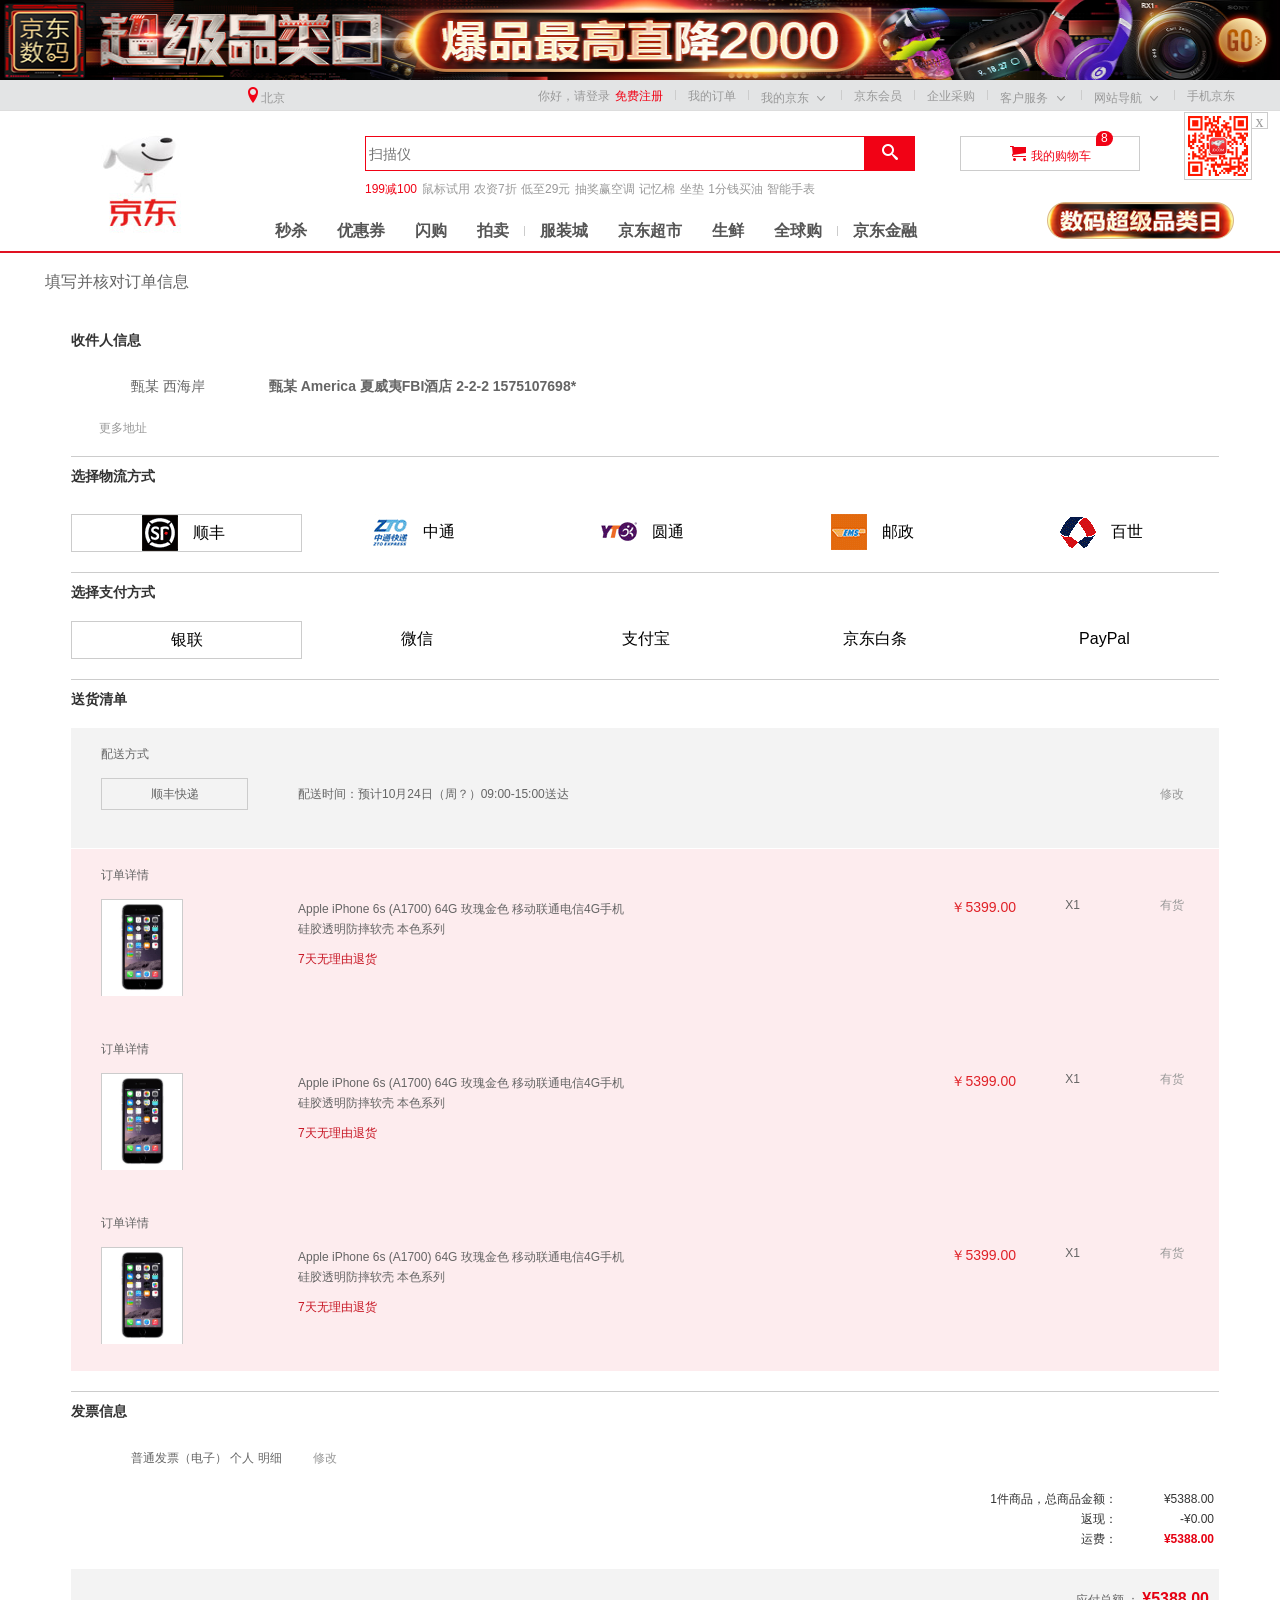
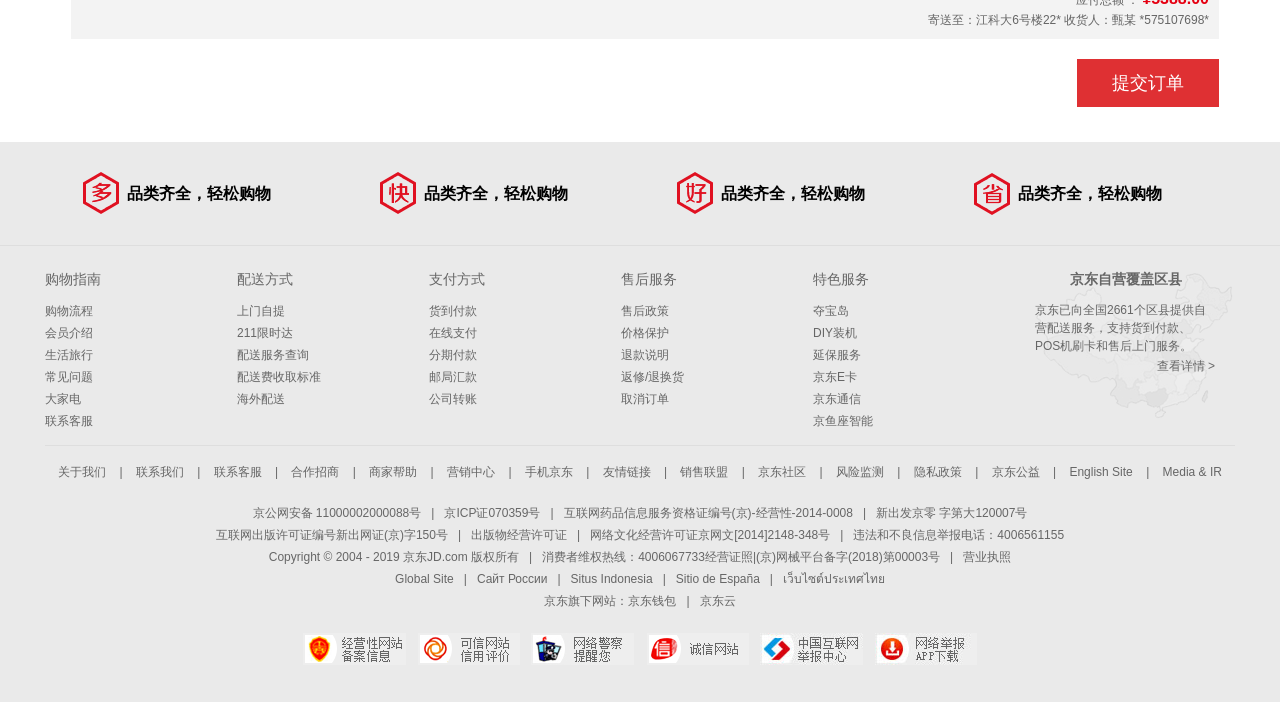
<file: web/pay.html>
<!DOCTYPE html>

<head>
    <meta http-equiv="Content-Type" content="text/html; charset=utf-8" />
    <title>京东(JD.COM)-综合网购首选-正品低价、品质保障、配送及时、轻松购物！</title>
    <meta name="description"
        content="京东JD.COM-专业的综合网上购物商城,销售家电、数码通讯、电脑、家居百货、服装服饰、母婴、图书、食品等数万个品牌优质商品.便捷、诚信的服务，为您提供愉悦的网上购物体验!" />
    <meta name="Keywords" content="网上购物,网上商城,手机,笔记本,电脑,MP3,CD,VCD,DV,相机,数码,配件,手表,存储卡,京东" />
    <link rel="shortcut icon" href="favicon.ico" type="image/x-icon" />
    <link rel="stylesheet" href="css/normalize.css" />
    <link rel="stylesheet" href="css/base.css" />
    <link rel="stylesheet" href="css/pay.css" />
    <script src="js/jquery.min.js"></script>
    <script src="js/base.js"></script>
    <script src="js/pay.js"></script>
</head>

<body>
    <header>
        <a href="#">
            <img src="images/header.jpg" height="80" width="100%" alt="">
        </a>
    </header>
    <div class="shortcut">
        <div class="w">
            <ul class="fl city">
                <li><i class="f10"></i><a href="#">北京</a></li>
            </ul>
            <ul class="fr nav">
                <li>
                    <a href="login.html">你好，请登录</a>
                    <a href="register1.html" class="f10">免费注册</a>
                </li>
                <li class="space"></li>
                <li>
                    <a href="pay.html">我的订单</a>
                </li>
                <li class="space"></li>
                <li>
                    <a href="#">我的京东</a>
                    <i></i>
                    <div class="dropdown-layer">
                        <dl class="d">
                            <dd><a href="#">待处理订单</a></dd>
                            <dd><a href="#">返修退换货</a></dd>
                            <dd><a href="#">降价商品</a></dd>
                        </dl>
                        <dl class="d">
                            <dd><a href="#">消息</a></dd>
                            <dd><a href="#">我的问答</a></dd>
                            <dd><a href="#">我的关注</a></dd>
                        </dl>
                        <dl>
                            <dd><a href="#">我的京豆</a></dd>
                            <dd><a href="#">我的白条</a></dd>
                        </dl>
                        <dl>
                            <dd><a href="#">我的优惠券</a></dd>
                            <dd><a href="#">我的理财</a></dd>
                        </dl>
                    </div>
                </li>
                <li class="space"></li>
                <li>
                    <a href="#">京东会员</a>
                </li>

                <li class="space"></li>
                <li>
                    <a href="#">企业采购</a>
                </li>
                <li class="space"></li>
                <li>
                    <a href="#">客户服务</a>
                    <i></i>
                    <div class="dropdown-layer">
                        <dl class="d">
                            <dd><a href="#">待处理订单</a></dd>
                            <dd><a href="#">返修退换货</a></dd>
                            <dd><a href="#">降价商品</a></dd>
                        </dl>
                        <dl class="d">
                            <dd><a href="#">消息</a></dd>
                            <dd><a href="#">我的问答</a></dd>
                            <dd><a href="#">我的关注</a></dd>
                        </dl>
                        <dl>
                            <dd><a href="#">我的京豆</a></dd>
                            <dd><a href="#">我的白条</a></dd>
                        </dl>
                        <dl>
                            <dd><a href="#">我的优惠券</a></dd>
                            <dd><a href="#">我的理财</a></dd>
                        </dl>
                    </div>
                </li>
                <li class="space"></li>
                <li>
                    <a href="#">网站导航</a>
                    <i></i>
                    <div class="dropdown-layer">
                        <dl class="d">
                            <dd><a href="#">待处理订单</a></dd>
                            <dd><a href="#">返修退换货</a></dd>
                            <dd><a href="#">降价商品</a></dd>
                        </dl>
                        <dl class="d">
                            <dd><a href="#">消息</a></dd>
                            <dd><a href="#">我的问答</a></dd>
                            <dd><a href="#">我的关注</a></dd>
                        </dl>
                        <dl>
                            <dd><a href="#">我的京豆</a></dd>
                            <dd><a href="#">我的白条</a></dd>
                        </dl>
                        <dl>
                            <dd><a href="#">我的优惠券</a></dd>
                            <dd><a href="#">我的理财</a></dd>
                        </dl>
                    </div>
                </li>
                <li class="space"></li>
                <li class="mobile">
                    <a href="mobile.html">手机京东</a>
                    <img src="images/mobile.png" height="60" width="60" alt="">
                    <i class="close-btn">x</i>
                </li>
            </ul>
        </div>
    </div>
    <div class="m">
        <div class="w middle">
            <div class="logo">
                <h1>
                    <!-- 提高权重 便利于搜索引擎优化 -->
                    <a href="index.html" title="京东">京东</a>
                </h1>
            </div>
            <div class="form">
                <input id="text" type="text" placeholder="扫描仪">
                <button><i></i></button>
            </div>
            <div class="shopCar">
                <i></i><a href="cart.html" class="f10">我的购物车</a><span>8</span>
            </div>
            <div class="hotwords">
                <a href="#" class="f10">199减100</a>
                <a href="#">鼠标试用</a>
                <a href="#">农资7折</a>
                <a href="#">低至29元</a>
                <a href="#">抽奖赢空调</a>
                <a href="#">记忆棉</a>
                <a href="#">坐垫</a>
                <a href="#">1分钱买油</a>
                <a href="#">智能手表</a>
            </div>
            <div class="navitems">
                <ul>
                    <li><a href="list.html">秒杀</a></li>
                    <li><a href="#">优惠券</a></li>
                    <li><a href="#">闪购</a></li>
                    <li><a href="#">拍卖</a></li>
                    <li class="space "></li>
                    <li><a href="#">服装城</a></li>
                    <li><a href="#">京东超市</a></li>
                    <li><a href="#">生鲜</a></li>
                    <li><a href="#">全球购</a></li>
                    <li class="space"></li>
                    <li><a href="#">京东金融</a></li>
                </ul>
            </div>
            <div class="super">
                <a href="#"><img src="images/super.png" alt=""></a>
            </div>
        </div>
    </div>
    <div class="content">
        <div class="w">
            <p>填写并核对订单信息</p>
            <div class="content-top">
                <div class="message">
                    <p>收件人信息</p>
                    <div class="address">
                        <span>甄某 西海岸</span>
                        <p>甄某 America 夏威夷FBI酒店 2-2-2 1575107698*</p>
                    </div>
                    <a href="#">更多地址</a>
                </div>
                <div class="message">
                    <p>选择物流方式</p>
                    <ul class="kuaidi">
                        <li class="current"><i></i><span>顺丰</span></li>
                        <li><i></i><span>中通</span></li>
                        <li><i></i><span>圆通</span></li>
                        <li><i></i><span>邮政</span></li>
                        <li><i></i><span>百世</span></li>
                    </ul>
                </div>
                <div class="message">
                    <p>选择支付方式</p>
                    <ul class="m-pay">
                        <li class="current">银联</li>
                        <li>微信</li>
                        <li>支付宝</li>
                        <li>京东白条</li>
                        <li>PayPal</li>
                    </ul>
                </div>
                <div class="message">
                    <p>送货清单</p>
                    <div class="me-bt">
                        <span>配送方式</span>
                        <div class="me-bb">
                            <span><i>顺丰</i>快递</span>
                            <p>配送时间：预计10月24日（周？）09:00-15:00送达</p>
                            <a href="#">修改</a>
                        </div>
                    </div>
                    <div class="me-bd">
                        <span>订单详情</span>
                        <div class="me-bs">
                            <span>
                                <img src="uploads/mobile.png" width="100%" alt="">
                            </span>
                            <p>
                                Apple iPhone 6s (A1700) 64G 玫瑰金色 移动联通电信4G手机 硅胶透明防摔软壳 本色系列
                                <i>7天无理由退货</i>
                            </p>
                            <div class="price">￥5399.00</div>
                            <div class="num">X1</div>
                            <a href="#">有货</a>
                        </div>
                    </div>
                    <div class="me-bd">
                        <span>订单详情</span>
                        <div class="me-bs">
                            <span>
                                <img src="uploads/mobile.png" width="100%" alt="">
                            </span>
                            <p>
                                Apple iPhone 6s (A1700) 64G 玫瑰金色 移动联通电信4G手机 硅胶透明防摔软壳 本色系列
                                <i>7天无理由退货</i>
                            </p>
                            <div class="price">￥5399.00</div>
                            <div class="num">X1</div>
                            <a href="#">有货</a>
                        </div>
                    </div>
                    <div class="me-bd">
                        <span>订单详情</span>
                        <div class="me-bs">
                            <span>
                                <img src="uploads/mobile.png" width="100%" alt="">
                            </span>
                            <p>
                                Apple iPhone 6s (A1700) 64G 玫瑰金色 移动联通电信4G手机 硅胶透明防摔软壳 本色系列
                                <i>7天无理由退货</i>
                            </p>
                            <div class="price">￥5399.00</div>
                            <div class="num">X1</div>
                            <a href="#">有货</a>
                        </div>
                    </div>
                </div>
                <div class="message clearfix me-line">
                    <p>发票信息</p>
                    <div class="address">
                        <span style="font-size: 12px;">普通发票（电子） 个人 明细 <a href="#">修改</a></span>
                    </div>
                    <dl>
                        <dt>1件商品，总商品金额：</dt>
                        <dd>¥5388.00</dd>
                        <dt>返现：</dt>
                        <dd>-¥0.00</dd>
                        <dt>运费：</dt>
                        <dd class="mess-red">¥5388.00</dd>
                    </dl>
                </div>
                <div class="me-money">
                    <p>应付总额 ： <span>¥5388.00</span></p>
                    <p>寄送至：江科大6号楼22* 收货人：甄某 *575107698*</p>
                </div>
                <a href="index.html" class="me-commit">提交订单</a>
            </div>
        </div>
    </div>
    <footer>
        <div class="service">
            <!-- 服务模块 -->
            <div class="w">
                <ul>
                    <li>
                        <h5></h5>
                        <p>品类齐全，轻松购物</p>
                    </li>
                    <li>
                        <h5></h5>
                        <p>品类齐全，轻松购物</p>
                    </li>
                    <li>
                        <h5></h5>
                        <p>品类齐全，轻松购物</p>
                    </li>
                    <li>
                        <h5></h5>
                        <p>品类齐全，轻松购物</p>
                    </li>
                </ul>
            </div>
        </div>
        <!-- 帮助模块 -->
        <div class="w help">
            <div class="fl">
                <dl>
                    <dt>购物指南</dt>
                    <dd><a href="#">购物流程</a></dd>
                    <dd><a href="#">会员介绍</a></dd>
                    <dd><a href="#">生活旅行</a></dd>
                    <dd><a href="#">常见问题</a></dd>
                    <dd><a href="#">大家电</a></dd>
                    <dd><a href="#">联系客服</a></dd>
                </dl>
                <dl>
                    <dt>配送方式</dt>
                    <dd><a href="#">上门自提</a></dd>
                    <dd><a href="#">211限时达</a></dd>
                    <dd><a href="#">配送服务查询</a></dd>
                    <dd><a href="#">配送费收取标准</a></dd>
                    <dd><a href="#">海外配送</a></dd>
                </dl>
                <dl>
                    <dt>支付方式</dt>
                    <dd><a href="#">货到付款</a></dd>
                    <dd><a href="#">在线支付</a></dd>
                    <dd><a href="#">分期付款</a></dd>
                    <dd><a href="#">邮局汇款</a></dd>
                    <dd><a href="#">公司转账</a></dd>
                </dl>
                <dl>
                    <dt>售后服务</dt>
                    <dd><a href="#">售后政策</a></dd>
                    <dd><a href="#">价格保护</a></dd>
                    <dd><a href="#">退款说明</a></dd>
                    <dd><a href="#">返修/退换货</a></dd>
                    <dd><a href="#">取消订单</a></dd>
                </dl>
                <dl>
                    <dt>特色服务</dt>
                    <dd><a href="#">夺宝岛</a></dd>
                    <dd><a href="#">DIY装机</a></dd>
                    <dd><a href="#">延保服务</a></dd>
                    <dd><a href="#">京东E卡</a></dd>
                    <dd><a href="#">京东通信</a></dd>
                    <dd><a href="#">京鱼座智能</a></dd>
                </dl>
            </div>
            <div class="fr coverage">
                <h5>京东自营覆盖区县</h5>
                <p>京东已向全国2661个区县提供自营配送服务，支持货到付款、POS机刷卡和售后上门服务。</p>
                <a href="#">查看详情 > </a>
            </div>
        </div>
        <div class="w copyright">
            <p>
                <a href="#">关于我们</a>
                <span> | </span>
                <a href="#">联系我们</a>
                <span> | </span>
                <a href="#">联系客服</a>
                <span> | </span>
                <a href="#">合作招商</a>
                <span> | </span>
                <a href="#">商家帮助</a>
                <span> | </span>
                <a href="#">营销中心</a>
                <span> | </span>
                <a href="#">手机京东</a>
                <span> | </span>
                <a href="#">友情链接</a>
                <span> | </span>
                <a href="#">销售联盟</a>
                <span> | </span>
                <a href="#">京东社区</a>
                <span> | </span>
                <a href="#">风险监测</a>
                <span> | </span>
                <a href="#">隐私政策</a>
                <span> | </span>
                <a href="#">京东公益</a>
                <span> | </span>
                <a href="#">English Site</a>
                <span> | </span>
                <a href="#">Media & IR</a>
            </p>
            <div>
                <p>京公网安备
                    11000002000088号<span>|</span>京ICP证070359号<span>|</span>互联网药品信息服务资格证编号(京)-经营性-2014-0008<span>|</span>新出发京零
                    字第大120007号</p>
                <p>互联网出版许可证编号新出网证(京)字150号<span>|</span>出版物经营许可证<span>|</span>网络文化经营许可证京网文[2014]2148-348号<span>|</span>违法和不良信息举报电话：4006561155
                </p>
                <p>Copyright © 2004 - 2019 京东JD.com
                    版权所有<span>|</span>消费者维权热线：4006067733经营证照|(京)网械平台备字(2018)第00003号<span>|</span>营业执照</p>
                <p>Global Site<span>|</span>Сайт России<span>|</span>Situs Indonesia<span>|</span>Sitio de
                    España<span>|</span>เว็บไซต์ประเทศไทย</p>
                <p>京东旗下网站：京东钱包<span>|</span>京东云</p>
            </div>
            <p class="foot-icon">
                <a href="#"></a>
                <a href="#"></a>
                <a href="#"></a>
                <a href="#"></a>
                <a href="#"></a>
                <a href="#"></a>
            </p>
        </div>
    </footer>
</body>

</html>
</file>
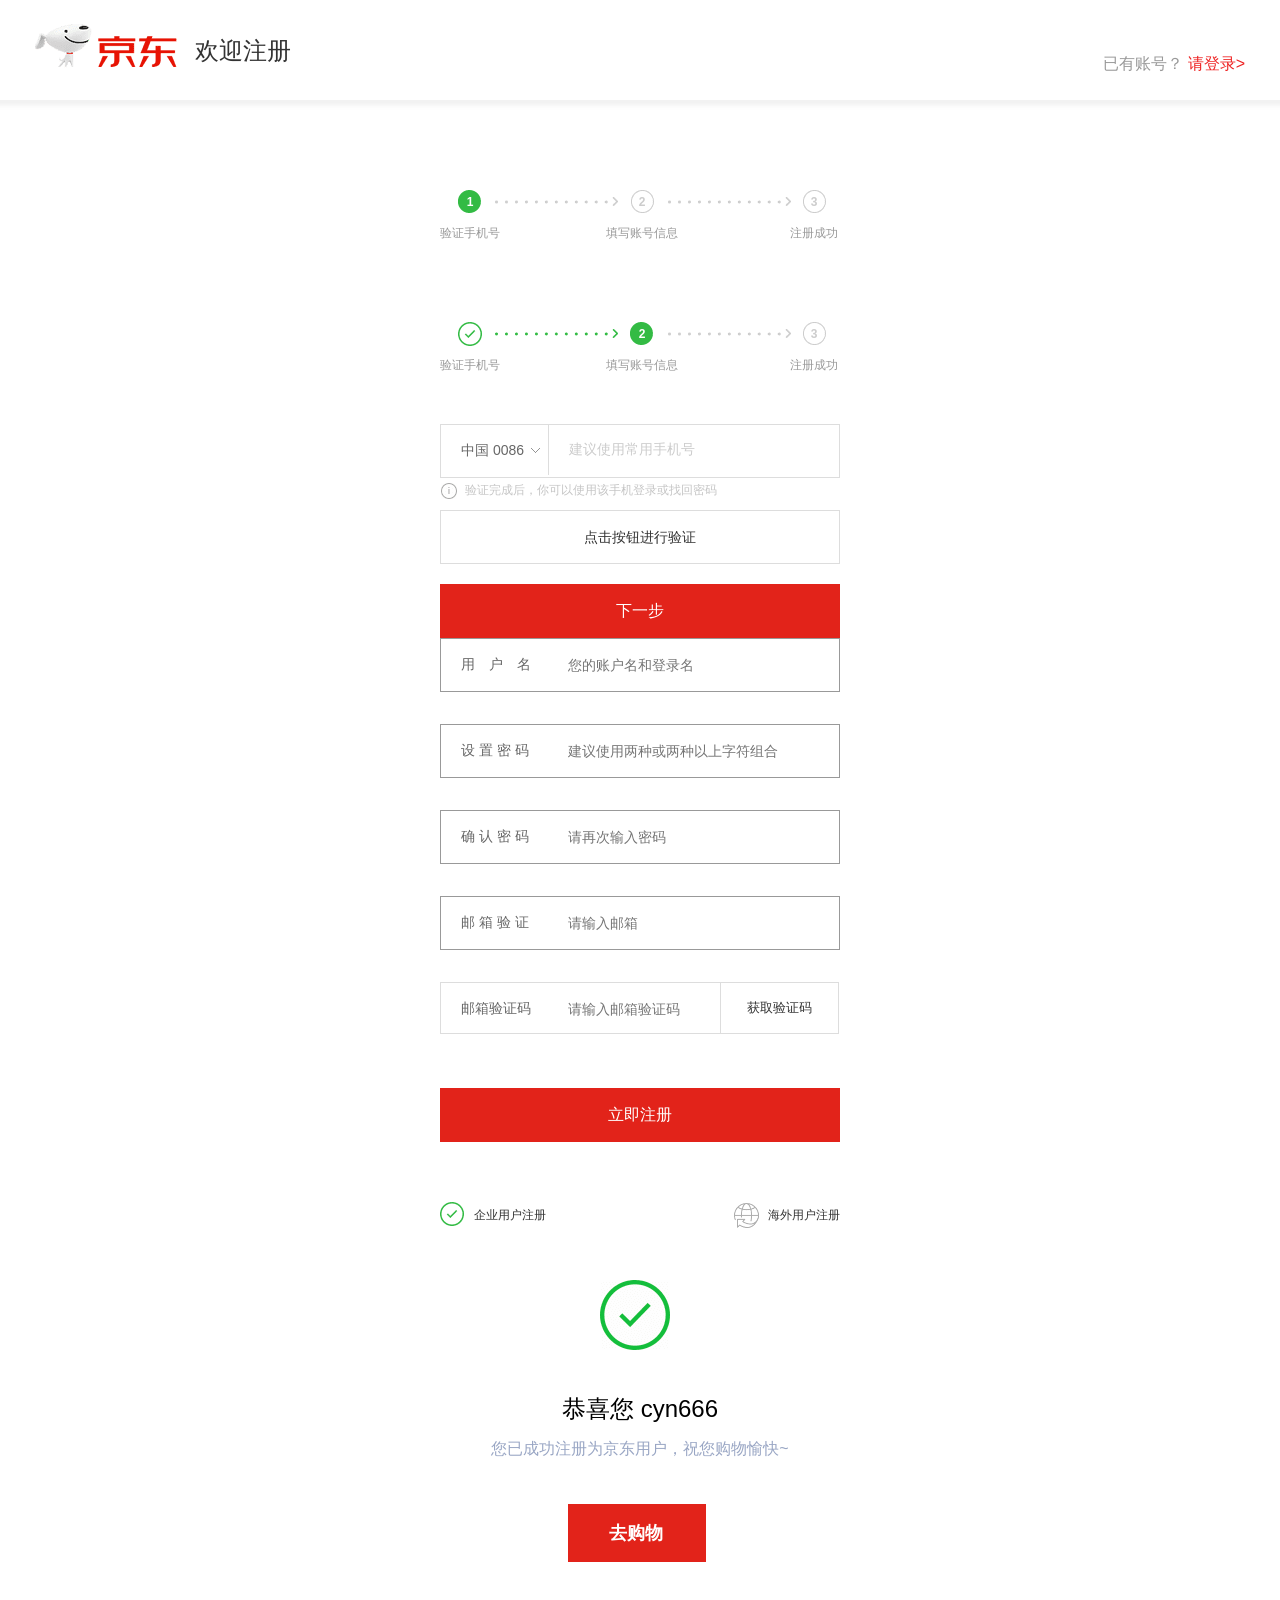
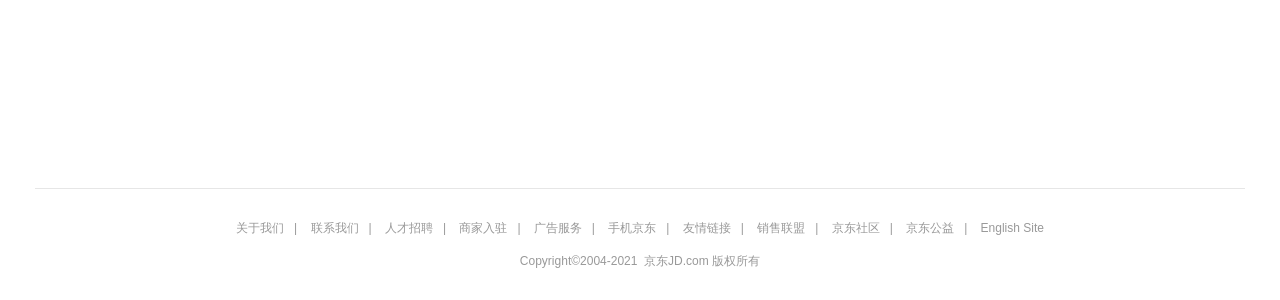
<file: web/register.html>
<!DOCTYPE html>
<html lang="en">

<head>
    <meta charset="UTF-8">
    <meta http-equiv="X-UA-Compatible" content="IE=edge">
    <meta name="viewport" content="width=device-width, initial-scale=1.0">
    <title>Document</title>
    <link rel="stylesheet" href="css/Register.css">
    <script src="http://www.jq22.com/jquery/1.11.1/jquery.min.js"></script>
    <script src="js/emailAutoComplete.js"></script>
</head>

<body class="root61">
    <div class="header">
        <div class="logo-con w clearfix">
            <a href="https://www.jd.com" class="logo">
            </a>
            <div class="logo-title">欢迎注册</div>

            <div class="have-account">已有账号？ <a href="">请登录&gt;</a>
            </div>

        </div>
    </div>

    <div class="container w">
        <div class="progress-bar clearfix">
            <div class="pro-step cur-step ">
                <span class="step-index info1" style="color: white;">1</span>
                <p class="step-desc">验证手机号</p>
            </div>
            <div class="pro-line pro-line1 person-pro-line person-pro-line1 "></div>
            <div class="pro-step pro-step2 person-pro-step2  ">
                <span class="step-index info2">2</span>
                <p class="step-desc">填写账号信息</p>
            </div>
            <div class="pro-line pro-line2 person-pro-line person-pro-line2 "></div>
            <div class="pro-step pro-step3 person-pro-step3  ">
                <span class="step-index info3">3</span>
                <p class="step-desc">注册成功</p>
            </div>
        </div>
        <style>

        </style>
        <div class="progress-bar clearfix">
            <div class="pro-step cur-step ">
                <span class="step-index info1" style="color: green;background-position: 0 0!important;"></span>
                <p class="step-desc">验证手机号</p>
            </div>
            <div class="pro-line pro-line1 person-pro-line person-pro-line1" style="background-position: 0 -130px;">
            </div>
            <div class="pro-step pro-step2 person-pro-step2  ">
                <span class="step-index info2" style="color: white;background-position: 0 -200px!important;">2</span>
                <p class="step-desc">填写账号信息</p>
            </div>
            <div class="pro-line pro-line2 person-pro-line person-pro-line2 "></div>
            <div class="pro-step pro-step3 person-pro-step3  ">
                <span class="step-index info3">3</span>
                <p class="step-desc">注册成功</p>
            </div>
        </div>
        <div class="main">
            <div class="reg-form">
                <form action="test2.html" id="step1" method="get">
                    <div id="step1-wrap">
                        <div class="item-phone-wrap">
                            <div class="form-item form-item-phone">
                                <label class="select-country" id="select-country" country_id="0086"
                                    style="border: 0;">中国
                                    0086<a href="#" class="arrow"></a></label>
                                <div class="item-input-wrap"
                                    style="border: 0;border-left: 1px solid rgb(221, 221, 221);">
                                    <txt id="form-phone1"
                                        style="width:190px;position: absolute; z-index: 2; line-height: 46px; margin-left: 20px; margin-top: 1px; font-size: 14px; font-family: Arial; color: rgb(204, 204, 204); display: inline;">
                                        建议使用常用手机号</txt>
                                    <input type="text" id="form-phone" maxlength="11" name="phone" class="field"
                                        placeholder=" " autocomplete="off"
                                        default="<i class='i-def'></i>验证完成后，你可以使用该手机登录或找回密码">
                                    <i class="i-status"></i>
                                    <i class="i-cancel" style="display: none;"></i>
                                </div>

                                <div class="input-tip2" id="error11" style="padding-top: 56px;">
                                    <span class="error"><i class="i-error"></i>验证完成后，你可以使用该手机登录或找回密码</span>
                                </div>
                                <div class="input-tip" id="error12" style="padding-top: 56px;">
                                    <span class="error"><i class="i-error"></i>手机格式有误！</span>
                                </div>
                            </div>
                        </div>

                        <div class="item-getcode-wrap" id="txyanzheng">
                            <div class="form-item form-item-getcode" clstag="pageclick|keycount|reg_puser_201804031|7"
                                id="TencentCaptcha" data-appid="2041127177" data-cbfn="callback" type="button">
                                点击按钮进行验证 <div id="slideAuthCode" class="JDValidate-wrap"></div>
                            </div>
                            <div class="input-tip" id="error13">
                                <span class="error"><i class="i-error"></i>请完成验证</span>
                            </div>
                        </div>
                        <div class="item-phonecode-wrap" style="display: none;" id="yanzhengma">
                            <div class="form-item form-item-phonecode">
                                <div class="phonecode-left">
                                    <label style="border-right: 1px solid rgb(221, 221, 221);">手机验证码</label>
                                    <input type="text" name="mobileCode" maxlength="6" autocomplete="off" id="phoneCode"
                                        class="field phonecode" placeholder="输入验证码">

                                </div>
                                <!-- <button id="getPhoneCode" class="btn-phonecode" type="button">重新获取</button> -->
                                <div class="input-tip"><span></span></div>
                                <div class="audio-tip" style="display: none;">收不到短信验证码？点击&nbsp;<span
                                        class="get-auth-code">获取语音验证码</span></div>
                            </div>
                        </div>
                        <div class="form-agreen">
                        </div>
                        <div class="btn-register" id="step1-next">
                            下一步
                        </div>
                    </div>
                </form>

                <form action="test.html" id="step2" method="get">
                    <div id="step2-wrap" style="display: block;">
                        <div class="h86">
                            <div class="form-item form-item-account" id="form-item-account"
                                style="border-color: rgb(153, 153, 153);">
                                <label>用　户　名</label>
                                <input type="text" id="form-account" _input="true" name="regName" class="field"
                                    autocomplete="off" maxlength="20" placeholder="您的账户名和登录名"
                                    default="<i class='i-def'></i>支持中文、英文、数字、“-”、“_”的组合，4-20个字符">
                                <i class="i-status"></i>
                                <i class="i-cancel" style="display: none;"></i>
                            </div>
                            <div class="input-tip2" id="error21">
                                <span class="error"><i class="i-error"></i>支持中文,英文,数字,'-','_'的组合4-20个字符</span>
                            </div>
                            <div class="input-tip" id="error22">
                                <span class="error"><i class="i-error"></i>不符合用户名规范！</span>
                            </div>
                        </div>
                        <div class="h86">
                            <div class="form-item" style="z-index: 12; border-color: rgb(153, 153, 153);">
                                <label>设 置 密 码</label>
                                <input autocomplete="off" type="password" name="pwd" id="form-pwd" _input="true"
                                    class="field" style="width: 230px;" maxlength="20" placeholder="建议使用两种或两种以上字符组合"
                                    default="<i class='i-def'></i>建议使用字母、数字和符号两种及以上的组合，8-20个字符"
                                    aria-describedby="form-pwd-error">
                                <i class="i-status"></i>
                                <i class="i-cancel" style="display: none;"></i>
                                <div class="capslock-tip tips" style="display: none;">大写已开启<b class="arrow"></b><b
                                        class="arrow-inner"></b></div>
                            </div>
                            <div class="input-tip2" id="error23">
                                <span class="error"><i class="i-error"></i>建议使用字母,数字和符号两种及以上的组和,8-20个字符</span>
                            </div>
                            <div class="input-tip" id="error24">
                                <span class="error"><i class="i-error"></i>不符合密码规范！</span>
                            </div>
                        </div>
                        <div class="h86">
                            <div class="form-item" style="z-index: 12; border-color: rgb(153, 153, 153);">
                                <label>确 认 密 码</label>
                                <input type="password" name="pwdRepeat" id="form-equalTopwd" _input="true" class="field"
                                    placeholder="请再次输入密码" default="<i class='i-def'></i>请再次输入密码">
                                <i class="i-status"></i>
                                <i class="i-cancel" style="display: none;"></i>
                                <div class="capslock-tip tips" style="display: none;">大写已开启<b class="arrow"></b><b
                                        class="arrow-inner"></b></div>
                            </div>
                            <div class="input-tip2" id="error25">
                                <span class="error"><i class="i-error"></i>请再次输入密码</span>
                            </div>
                            <div class="input-tip" id="error26">
                                <span class="error"><i class="i-error"></i>您两次输入的密码不同，请重试</span>
                            </div>
                        </div>
                        <div class="item-email-wrap h86" style="display: block;">
                            <div class="form-item" style="border-color: rgb(153, 153, 153);">
                                <label>邮 箱 验 证</label>
                                <div class="parentCls">
                                    <input type="text" class="inputElem field" name="email" id="form-email"
                                        autocomplete="off" maxlength="50" placeholder="请输入邮箱"
                                        default="<i class='i-def'></i>验证完成后，你可以使用该邮箱登录">
                                    <i class="i-status"></i>
                                </div>

                            </div>
                            <div class="input-tip2" id="error27">
                                <span class="error"><i class="i-error"></i>验证完成后您可以使用邮箱登录</span>
                            </div>
                            <div class="input-tip" id="error28">
                                <span class="error"><i class="i-error"></i>邮箱格式错误</span>
                            </div>
                        </div>

                        <div class="item-mailcode-wrap h86" style="display: block;">
                            <div class="form-item form-item-mailcode">
                                <div class="mailcode-left"
                                    style="border-color: rgb(221, 221, 221); border-right-width: 1px; border-right-style: solid;">
                                    <label>邮箱验证码</label>
                                    <input type="text" name="mailCode" maxlength="6" autocomplete="off" id="mailCode"
                                        class="field mailcode" placeholder="请输入邮箱验证码">
                                    <i class="i-cancel"></i>
                                </div>
                                <button id="getMailCode" class="btn-mailcode" type="button"
                                    clstag="pageclick|keycount|reg_puser_201804031|16"
                                    style="border-top: 1px solid rgb(221, 221, 221); border-right: 1px solid rgb(221, 221, 221); border-bottom: 1px solid rgb(221, 221, 221); border-left: none; border-image: initial;">获取验证码</button>
                                <div class="input-tip" id="error29">
                                    <span class="error"><i class="i-error"></i>请输入您收到的验证码</span>
                                </div>
                                <div class="input-tip" id="error210">
                                    <span class="error"><i class="i-error"></i>验证码错误!</span>
                                </div>
                            </div>
                        </div>
                        <div>
                            <button type="button" class="btn-register" id="form-register">立即注册</button>
                        </div>
                        <div class="input-tip">
                            <span></span>
                        </div>
                        <!--<div class="back-btn" id="back-btn">返回上一步</div>-->
                    </div>
                </form>



                <div class="reg-other clearfix">
                    <a href="#" class="reg-other-item reg-other-person">
                        <i class="reg-ohter-icon"></i>企业用户注册 </a>
                    <a href="#" class="reg-other-item reg-other-inter">
                        <i class="reg-ohter-icon"></i>海外用户注册 </a>
                </div>
                <div class="step3">
                    <div class="step3bg">
                    </div>
                    <div class="gongxi">
                        恭喜您&nbsp;cyn666
                    </div>
                    <div class="happy">
                        您已成功注册为京东用户，祝您购物愉快~
                    </div>
                    <div class="goshopping">
                        去购物
                    </div>
                </div>
            </div>
        </div>
    </div>
    <div id="form-footer" class="footer w">
        <div class="links">
            <a rel="nofollow" target="_blank" href="#"> 关于我们</a>|
            <a rel="nofollow" target="_blank" href="#">联系我们</a>|
            <a rel="nofollow" target="_blank" href="#">人才招聘</a>|
            <a rel="nofollow" target="_blank" href="#">商家入驻</a>|
            <a rel="no  follow" target="_blank" href="#">广告服务</a>|
            <a rel="nofollow" target="_blank" href="#">手机京东</a>|
            <a target="_blank" href="#">友情链接</a>|
            <a target="_blank" href="#">销售联盟</a>|
            <a href="#" target="_blank">京东社区</a>|
            <a href="#" target="_blank">京东公益</a>|
            <a target="_blank" href="#">English Site</a>
        </div>
        <div class="copyright">
            Copyright©2004-2021&nbsp;&nbsp;京东JD.com&nbsp;版权所有
        </div>
    </div>
</body>
<!-- // 首先得先引入资源如下 -->
<script src="https://ssl.captcha.qq.com/TCaptcha.js"></script>

<!-- // 基础使用 -->
<script src="js/Register.js"></script>

<script>

</script>

</html>
</file>
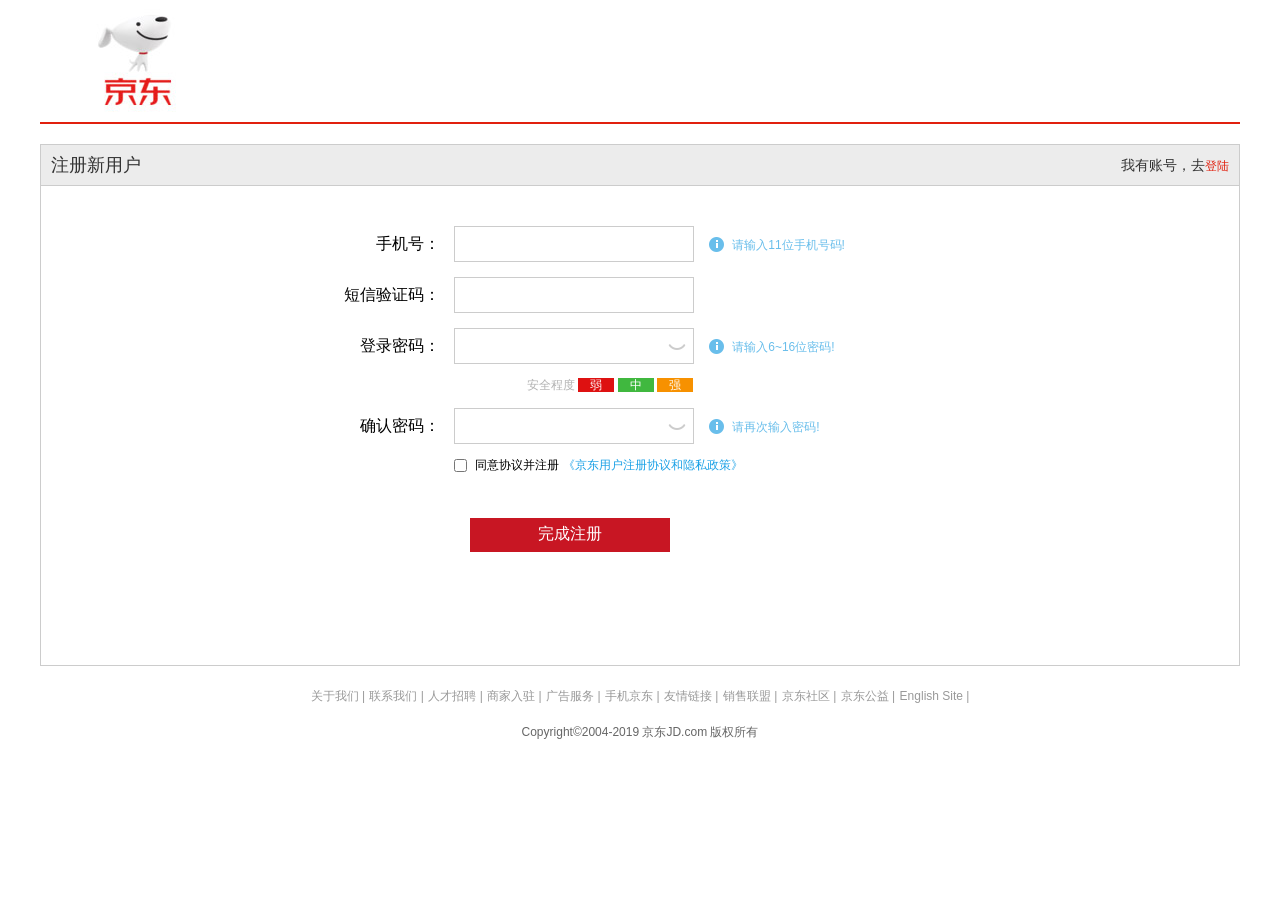
<file: web/register1.html>
<!DOCTYPE html>
<html lang="en">

<head>
    <meta charset="UTF-8">
    <title>个人注册</title>
    <link rel="shortcut icon" href="favicon.ico" type="image/x-icon" />
    <link rel="stylesheet" href="css/normalize.css" />
    <link rel="stylesheet" href="css/register1.css" />
    <script src="js/jquery.min.js"></script>
    <script src="js/register1.js"></script>
</head>

<body>
    <div class="w">
        <header>
            <div class="logo"><a href="index.html"></a></div>
        </header>
        <div class="registerarea">
            <h3>
                注册新用户
                <em>我有账号，去<a href="login.html">登陆</a></em>
            </h3>
            <div class="reg_form">
                <form>
                    <ul>
                        <li>
                            <label for="tel">手机号：</label>
                            <input type="text" class="inp" id="tel">
                            <span class="hint">
                                <i class="hint_icon"></i>
                                <em>请输入11位手机号码!</em>
                            </span>
                        </li>
                        <li>
                            <label for="code">短信验证码：</label>
                            <input type="text" class="inp" id="code">
                        </li>
                        <li class="password">
                            <label for="psw">登录密码：
                                <img src="images/close.png" width="24px" alt="">
                            </label>
                            <input type="password" class="inp" id="psw">
                            <span class="hint">
                                <i class="hint_icon"></i>
                                <em>请输入6~16位密码!</em>
                            </span>
                        </li>
                        <li class="safe">
                            安全程度
                            <em class="ruo">弱</em>
                            <em class="zhong">中</em>
                            <em class="qiang">强</em>
                        </li>
                        <li class="repassword">
                            <label for="repsw">确认密码：
                                <img src="images/close.png" width="24px" alt="">
                            </label>
                            <input type="password" class="inp" id="repsw">
                            <span class="hint">
                                <i class="hint_icon"></i>
                                <em>请再次输入密码!</em>
                            </span>
                        </li>
                        <li class="agree">
                            <input type="checkbox">
                            同意协议并注册
                            <a href="#">《京东用户注册协议和隐私政策》</a>
                        </li>
                        <li>
                            <input type="submit" value="完成注册" class="over">
                        </li>
                    </ul>
                </form>
            </div>
        </div>
        <div class="footer">
            <p class="links">
                <a href="#">关于我们 |</a>
                <a href="#">联系我们 |</a>
                <a href="#">人才招聘 |</a>
                <a href="#">商家入驻 |</a>
                <a href="#">广告服务 |</a>
                <a href="#">手机京东 |</a>
                <a href="#">友情链接 |</a>
                <a href="#">销售联盟 |</a>
                <a href="#">京东社区 |</a>
                <a href="#">京东公益 |</a>
                <a href="#">English Site |</a>
            </p>
            <p class="copyright">Copyright©2004-2019 京东JD.com 版权所有</p>
        </div>
    </div>
</body>

</html>
</file>
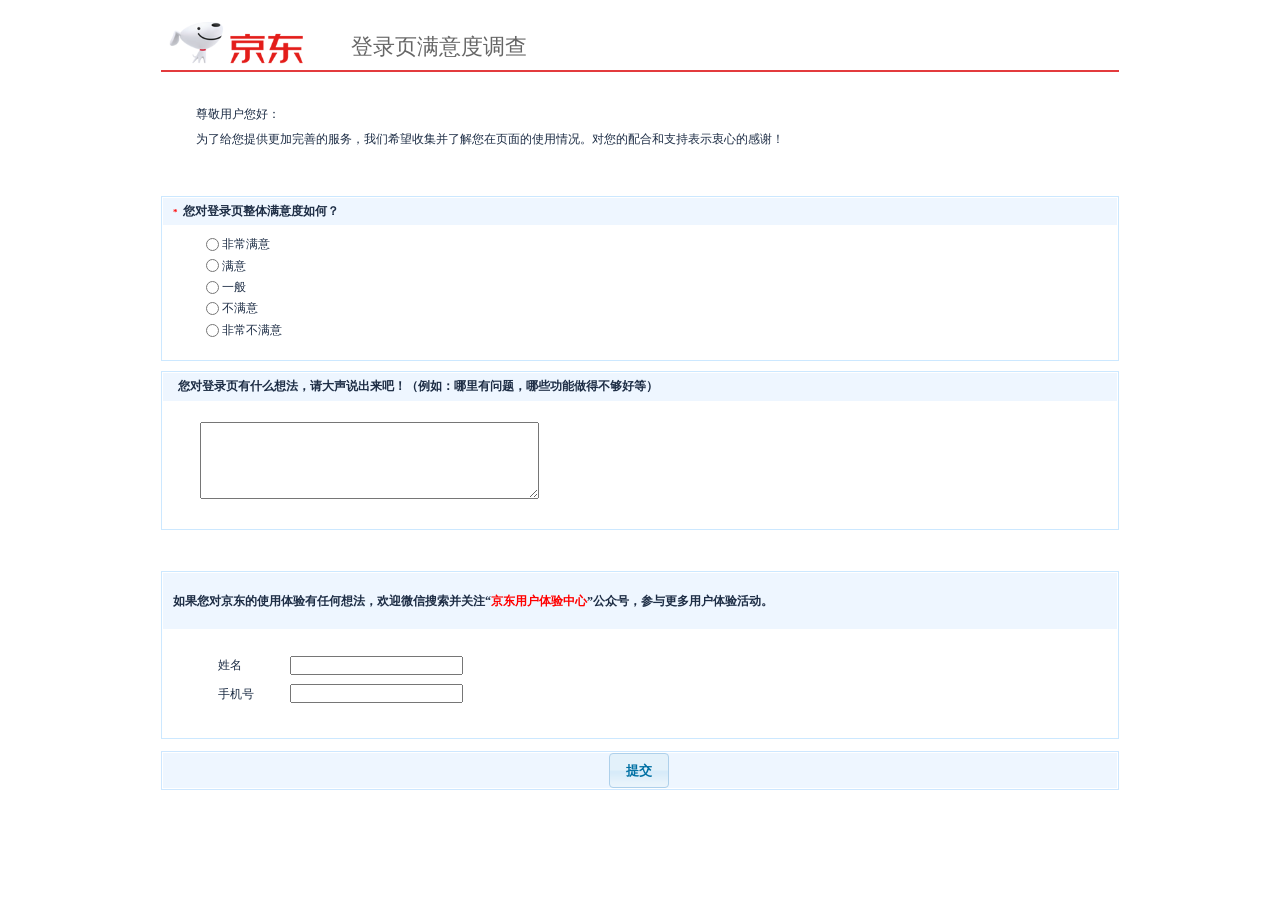
<file: web/servey.html>
<!DOCTYPE html>
<html lang="en">

<head>
    <meta charset="UTF-8">
    <meta http-equiv="X-UA-Compatible" content="IE=edge">
    <meta name="viewport" content="width=device-width, initial-scale=1.0">
    <title>Document</title>
    <link rel="stylesheet" href="css/servey.css" />
</head>

<body class="default lang-zh-Hans allinone showqnumcode-X">
    <div class="outerframe">
        <table class="innerframe">
            <tbody>
                <tr>
                    <td>
                        <form id="limesurvey" name="limesurvey" autocomplete="off" action="servey.do" method="post">
                            <table class="welcome-table">
                                <tbody>
                                    <tr>
                                        <td class="survey-description">
                                            <noscript><span
                                                    class='warningjs'>注意：您的浏览器已禁用JavaScript。您可能无法回答调查中所有的问题。请核实浏览器参数。</span></noscript>
                                            <h1>登录页满意度调查</h1>
                                            <p class="surveydescription"></p>
                                        </td>
                                    </tr>
                                    <tr>
                                        <td class="survey-welcome">
                                            <span class="surveywelcome">
                                                <p>
                                                    尊敬用户您好：</p>
                                                <p>
                                                    为了给您提供更加完善的服务，我们希望收集并了解您在页面的使用情况。对您的配合和支持表示衷心的感谢！</p>
                                            </span>
                                            <span class="x-questions"></span>
                                        </td>
                                    </tr>
                                </tbody>
                            </table>

                            <input type="text" id="runonce" value="0" style="display: none;">

                            <div id="group-0">
                                <input type="hidden" name="screen" id="screen" value="1536x864">
                                <table class="group">
                                    <tbody>
                                        <tr>
                                            <td align="center">
                                                <br>
                                                <div class="left"><span class="group-name"></span></div>
                                                <br>

                                                <div id="question15470" class="list-radio mandatory">
                                                    <table class="question-wrapper">
                                                        <tbody>
                                                            <tr>
                                                                <td class="questiontext">
                                                                    <span class="asterisk">*</span><span
                                                                        class="qnumcode" style="display: none;">
                                                                    </span>您对登录页整体满意度如何？<br><span
                                                                        class="questionhelp"></span>

                                                                    <span class="questionhelp" id="vmsg_15470"></span>

                                                                </td>
                                                            </tr>
                                                            <tr>
                                                                <td class="survey-question-help">

                                                                </td>
                                                            </tr>
                                                            <tr>
                                                                <td class="answer">

                                                                    <ul class="answers-list radio-list">


                                                                        <li class="answer-item radio-item">
                                                                            <input class="radio" type="radio" value="1"
                                                                                name="manyi1">
                                                                            <label for="manyi1"
                                                                                class="answertext">非常满意</label>
                                                                        </li>


                                                                        <li class="answer-item radio-item">
                                                                            <input class="radio" type="radio" value="2"
                                                                                name="manyi2">
                                                                            <label for="manyi2"
                                                                                class="answertext">满意</label>
                                                                        </li>


                                                                        <li class="answer-item radio-item">
                                                                            <input class="radio" type="radio" value="3"
                                                                                name="manyi3">
                                                                            <label for="manyi3"
                                                                                class="answertext">一般</label>
                                                                        </li>


                                                                        <li class="answer-item radio-item">
                                                                            <input class="radio" type="radio" value="4"
                                                                                name="manyi4">
                                                                            <label for="manyi4"
                                                                                class="answertext">不满意</label>
                                                                        </li>


                                                                        <li class="answer-item radio-item">
                                                                            <input class="radio" type="radio" value="5"
                                                                                name="manyi5">
                                                                            <label for="manyi5"
                                                                                class="answertext">非常不满意</label>
                                                                        </li>
                                                                    </ul>
                                                                </td>
                                                            </tr>

                                                        </tbody>
                                                    </table>
                                                </div>
                                                <div id="question15477" class="text-long">
                                                    <table class="question-wrapper">
                                                        <tbody>
                                                            <tr>
                                                                <td class="questiontext">
                                                                    <span class="asterisk"></span><span class="qnumcode"
                                                                        style="display: none;">
                                                                    </span>您对登录页有什么想法，请大声说出来吧！（例如：哪里有问题，哪些功能做得不够好等）<br><span
                                                                        class="questionhelp"></span>

                                                                    <span class="questionhelp" id="vmsg_15477"></span>

                                                                </td>
                                                            </tr>
                                                            <tr>
                                                                <td class="survey-question-help">

                                                                </td>
                                                            </tr>
                                                            <tr>
                                                                <td class="answer">
                                                                    <p class="question answer-item text-item ">
                                                                        <label for="answers"
                                                                            class="hide label">答案</label>
                                                                        <textarea class="textarea  empty" name="answers"
                                                                            alt="答案" rows="5" cols="40">
                                                                        </textarea>
                                                                    </p>

                                                                </td>
                                                            </tr>

                                                        </tbody>
                                                    </table>
                                                </div>
                                            </td>
                                        </tr>
                                    </tbody>
                                </table>
                            </div>
                            <div id="group-1">
                                <input type="hidden" name="screen" id="screen">
                                <table class="group">
                                    <tbody>
                                        <tr>
                                            <td align="center">
                                                <br>
                                                <div class="left"><span class="group-name"></span></div>
                                                <br>
                                                <div id="question15478" class="multiple-short-txt">
                                                    <table class="question-wrapper">
                                                        <tbody>
                                                            <tr>
                                                                <td class="questiontext">
                                                                    <span class="asterisk"></span><span class="qnumcode"
                                                                        style="display: none;"> </span>
                                                                    <p>
                                                                        如果您对京东的使用体验有任何想法，欢迎微信搜索并关注“<span
                                                                            style="color:#ff0000;">京东用户体验中心</span>”公众号，参与更多用户体验活动。
                                                                    </p>
                                                                    <br><span class="questionhelp"></span>

                                                                    <span class="questionhelp" id="vmsg_15478"></span>
                                                                </td>
                                                            </tr>
                                                            <tr>
                                                                <td class="survey-question-help">

                                                                </td>
                                                            </tr>
                                                            <tr>
                                                                <td class="answer">
                                                                    <ul
                                                                        class="subquestions-list questions-list text-list">
                                                                        <li class="question-item answer-item text-item">

                                                                            <label for="names"
                                                                                style="width: 48px;">姓名</label>
                                                                            <span>

                                                                                <input class="text  empty" type="text"
                                                                                    size="20" name="names" value="">

                                                                            </span>
                                                                        </li>
                                                                        <li class="question-item answer-item text-item">
                                                                            <label for="phone"
                                                                                style="width: 48px;">手机号</label>
                                                                            <span>
                                                                                <input class="text  empty" type="text"
                                                                                    size="20" name="phone" value="">

                                                                            </span>
                                                                        </li>
                                                                    </ul>

                                                                </td>
                                                            </tr>
                                                        </tbody>
                                                    </table>
                                                </div>
                                            </td>
                                        </tr>
                                    </tbody>
                                </table>
                            </div>
                            <table class="navigator-table">
                                <tbody>
                                    <tr>

                                        <td class="submit-buttons">
                                            <input type="hidden" name="move" value="movenext" id="movenext">
                                            <button
                                                class="submit ui-button ui-widget ui-state-default ui-corner-all ui-button-text-only"
                                                type="submit" accesskey="l" value="提交 " name="move2" id="movesubmitbtn"
                                                role="button" aria-disabled="false">
                                                <span class="ui-button-text">
                                                    提交
                                                </span>
                                            </button>
                                        </td>
                                    </tr>
                                </tbody>
                            </table>

                        </form>
                    </td>
                </tr>
            </tbody>
        </table>
    </div>
</body>

</html>
</file>
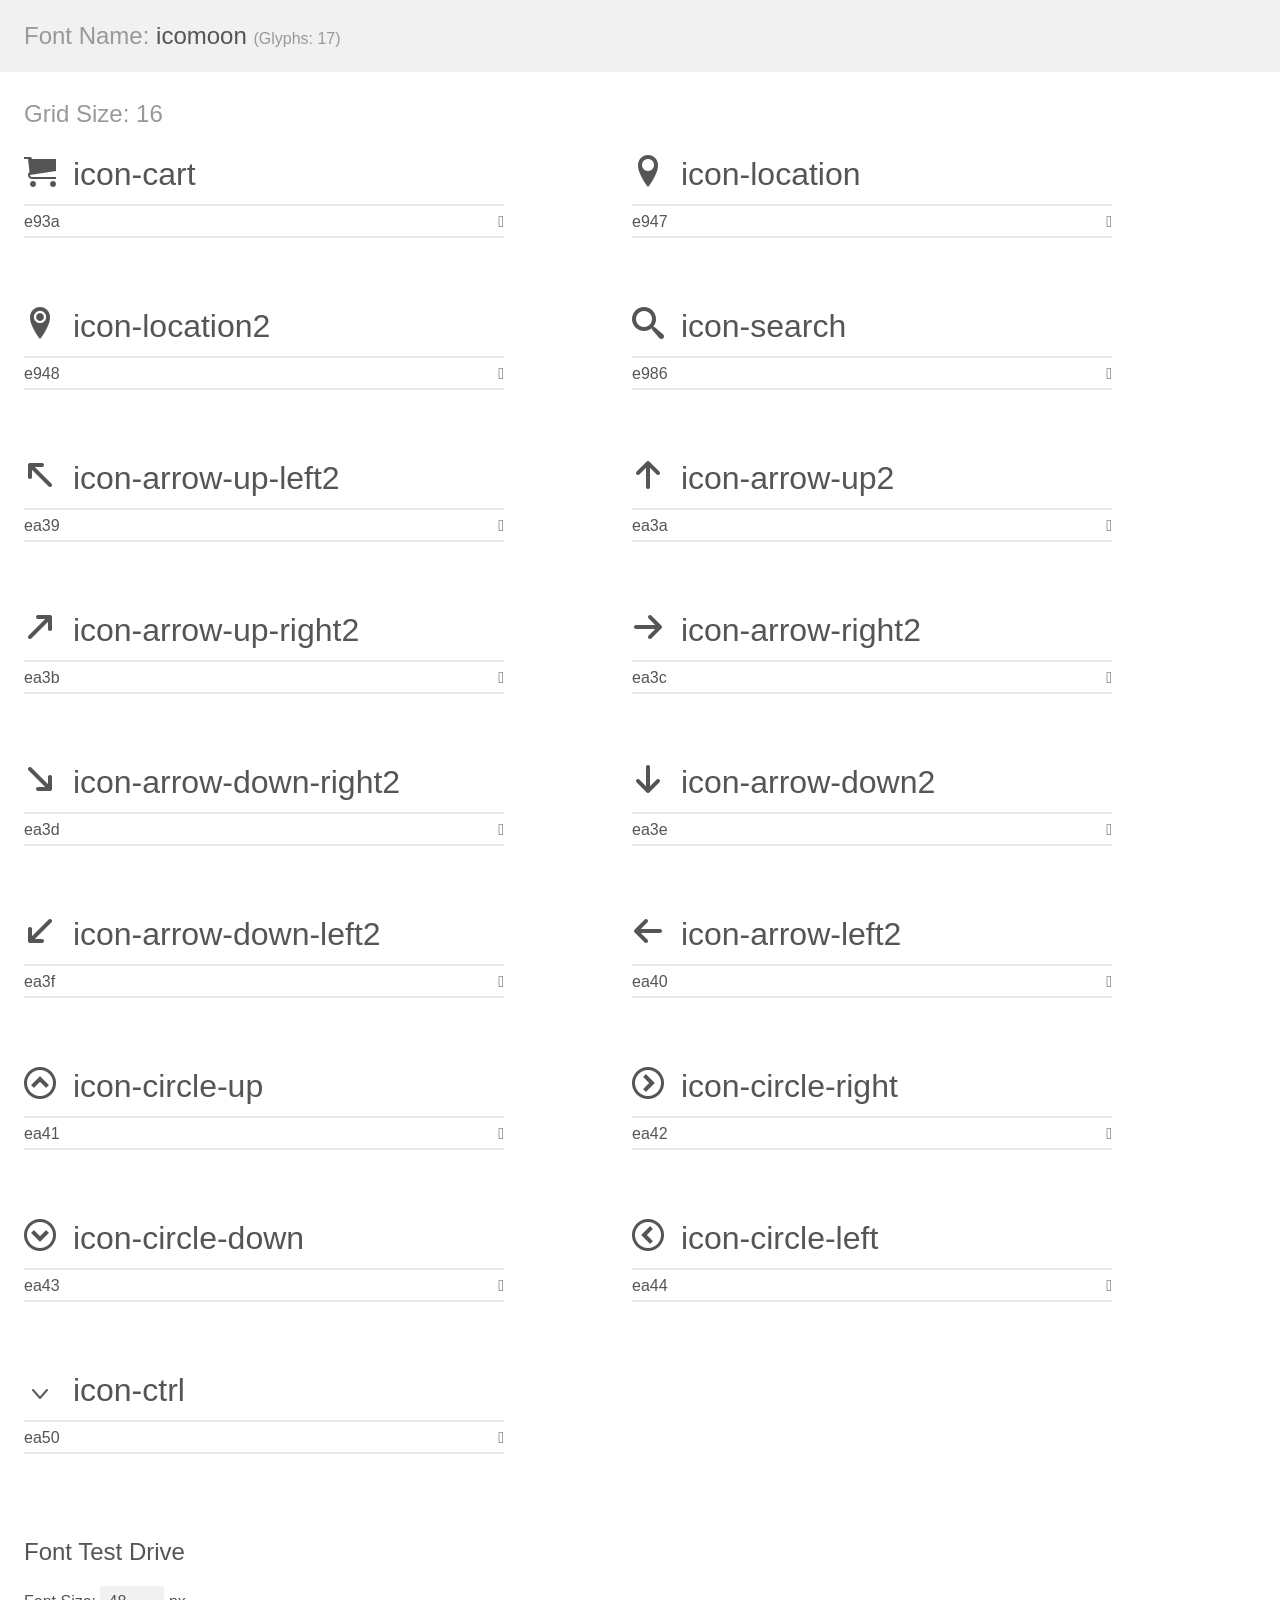
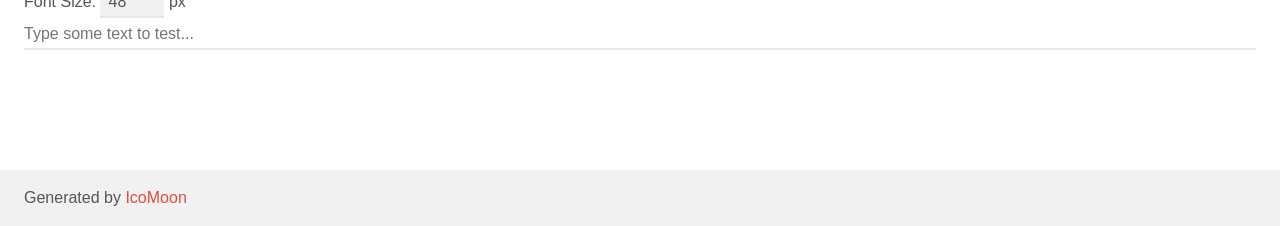
<file: web/icomoon/demo.html>
<!doctype html>
<html>
<head>
    <meta charset="utf-8">
    <title>IcoMoon Demo</title>
    <meta name="description" content="An Icon Font Generated By IcoMoon.io">
    <meta name="viewport" content="width=device-width, initial-scale=1">
    <link rel="stylesheet" href="demo-files/demo.css">
    <link rel="stylesheet" href="style.css"></head>
<body>
    <div class="bgc1 clearfix">
        <h1 class="mhmm mvm"><span class="fgc1">Font Name:</span> icomoon <small class="fgc1">(Glyphs:&nbsp;17)</small></h1>
    </div>
    <div class="clearfix mhl ptl">
        <h1 class="mvm mtn fgc1">Grid Size: 16</h1>
        <div class="glyph fs1">
            <div class="clearfix bshadow0 pbs">
                <span class="icon-cart"></span>
                <span class="mls"> icon-cart</span>
            </div>
            <fieldset class="fs0 size1of1 clearfix hidden-false">
                <input type="text" readonly value="e93a" class="unit size1of2" />
                <input type="text" maxlength="1" readonly value="&#xe93a;" class="unitRight size1of2 talign-right" />
            </fieldset>
            <div class="fs0 bshadow0 clearfix hidden-true">
                <span class="unit pvs fgc1">liga: </span>
                <input type="text" readonly value="cart, purchase" class="liga unitRight" />
            </div>
        </div>
        <div class="glyph fs1">
            <div class="clearfix bshadow0 pbs">
                <span class="icon-location"></span>
                <span class="mls"> icon-location</span>
            </div>
            <fieldset class="fs0 size1of1 clearfix hidden-false">
                <input type="text" readonly value="e947" class="unit size1of2" />
                <input type="text" maxlength="1" readonly value="&#xe947;" class="unitRight size1of2 talign-right" />
            </fieldset>
            <div class="fs0 bshadow0 clearfix hidden-true">
                <span class="unit pvs fgc1">liga: </span>
                <input type="text" readonly value="location, map-marker" class="liga unitRight" />
            </div>
        </div>
        <div class="glyph fs1">
            <div class="clearfix bshadow0 pbs">
                <span class="icon-location2"></span>
                <span class="mls"> icon-location2</span>
            </div>
            <fieldset class="fs0 size1of1 clearfix hidden-false">
                <input type="text" readonly value="e948" class="unit size1of2" />
                <input type="text" maxlength="1" readonly value="&#xe948;" class="unitRight size1of2 talign-right" />
            </fieldset>
            <div class="fs0 bshadow0 clearfix hidden-true">
                <span class="unit pvs fgc1">liga: </span>
                <input type="text" readonly value="location2, map-marker2" class="liga unitRight" />
            </div>
        </div>
        <div class="glyph fs1">
            <div class="clearfix bshadow0 pbs">
                <span class="icon-search"></span>
                <span class="mls"> icon-search</span>
            </div>
            <fieldset class="fs0 size1of1 clearfix hidden-false">
                <input type="text" readonly value="e986" class="unit size1of2" />
                <input type="text" maxlength="1" readonly value="&#xe986;" class="unitRight size1of2 talign-right" />
            </fieldset>
            <div class="fs0 bshadow0 clearfix hidden-true">
                <span class="unit pvs fgc1">liga: </span>
                <input type="text" readonly value="search, magnifier" class="liga unitRight" />
            </div>
        </div>
        <div class="glyph fs1">
            <div class="clearfix bshadow0 pbs">
                <span class="icon-arrow-up-left2"></span>
                <span class="mls"> icon-arrow-up-left2</span>
            </div>
            <fieldset class="fs0 size1of1 clearfix hidden-false">
                <input type="text" readonly value="ea39" class="unit size1of2" />
                <input type="text" maxlength="1" readonly value="&#xea39;" class="unitRight size1of2 talign-right" />
            </fieldset>
            <div class="fs0 bshadow0 clearfix hidden-true">
                <span class="unit pvs fgc1">liga: </span>
                <input type="text" readonly value="arrow-up-left2, up-left2" class="liga unitRight" />
            </div>
        </div>
        <div class="glyph fs1">
            <div class="clearfix bshadow0 pbs">
                <span class="icon-arrow-up2"></span>
                <span class="mls"> icon-arrow-up2</span>
            </div>
            <fieldset class="fs0 size1of1 clearfix hidden-false">
                <input type="text" readonly value="ea3a" class="unit size1of2" />
                <input type="text" maxlength="1" readonly value="&#xea3a;" class="unitRight size1of2 talign-right" />
            </fieldset>
            <div class="fs0 bshadow0 clearfix hidden-true">
                <span class="unit pvs fgc1">liga: </span>
                <input type="text" readonly value="arrow-up2, up2" class="liga unitRight" />
            </div>
        </div>
        <div class="glyph fs1">
            <div class="clearfix bshadow0 pbs">
                <span class="icon-arrow-up-right2"></span>
                <span class="mls"> icon-arrow-up-right2</span>
            </div>
            <fieldset class="fs0 size1of1 clearfix hidden-false">
                <input type="text" readonly value="ea3b" class="unit size1of2" />
                <input type="text" maxlength="1" readonly value="&#xea3b;" class="unitRight size1of2 talign-right" />
            </fieldset>
            <div class="fs0 bshadow0 clearfix hidden-true">
                <span class="unit pvs fgc1">liga: </span>
                <input type="text" readonly value="arrow-up-right2, up-right2" class="liga unitRight" />
            </div>
        </div>
        <div class="glyph fs1">
            <div class="clearfix bshadow0 pbs">
                <span class="icon-arrow-right2"></span>
                <span class="mls"> icon-arrow-right2</span>
            </div>
            <fieldset class="fs0 size1of1 clearfix hidden-false">
                <input type="text" readonly value="ea3c" class="unit size1of2" />
                <input type="text" maxlength="1" readonly value="&#xea3c;" class="unitRight size1of2 talign-right" />
            </fieldset>
            <div class="fs0 bshadow0 clearfix hidden-true">
                <span class="unit pvs fgc1">liga: </span>
                <input type="text" readonly value="arrow-right2, right4" class="liga unitRight" />
            </div>
        </div>
        <div class="glyph fs1">
            <div class="clearfix bshadow0 pbs">
                <span class="icon-arrow-down-right2"></span>
                <span class="mls"> icon-arrow-down-right2</span>
            </div>
            <fieldset class="fs0 size1of1 clearfix hidden-false">
                <input type="text" readonly value="ea3d" class="unit size1of2" />
                <input type="text" maxlength="1" readonly value="&#xea3d;" class="unitRight size1of2 talign-right" />
            </fieldset>
            <div class="fs0 bshadow0 clearfix hidden-true">
                <span class="unit pvs fgc1">liga: </span>
                <input type="text" readonly value="arrow-down-right2, down-right2" class="liga unitRight" />
            </div>
        </div>
        <div class="glyph fs1">
            <div class="clearfix bshadow0 pbs">
                <span class="icon-arrow-down2"></span>
                <span class="mls"> icon-arrow-down2</span>
            </div>
            <fieldset class="fs0 size1of1 clearfix hidden-false">
                <input type="text" readonly value="ea3e" class="unit size1of2" />
                <input type="text" maxlength="1" readonly value="&#xea3e;" class="unitRight size1of2 talign-right" />
            </fieldset>
            <div class="fs0 bshadow0 clearfix hidden-true">
                <span class="unit pvs fgc1">liga: </span>
                <input type="text" readonly value="arrow-down2, down2" class="liga unitRight" />
            </div>
        </div>
        <div class="glyph fs1">
            <div class="clearfix bshadow0 pbs">
                <span class="icon-arrow-down-left2"></span>
                <span class="mls"> icon-arrow-down-left2</span>
            </div>
            <fieldset class="fs0 size1of1 clearfix hidden-false">
                <input type="text" readonly value="ea3f" class="unit size1of2" />
                <input type="text" maxlength="1" readonly value="&#xea3f;" class="unitRight size1of2 talign-right" />
            </fieldset>
            <div class="fs0 bshadow0 clearfix hidden-true">
                <span class="unit pvs fgc1">liga: </span>
                <input type="text" readonly value="arrow-down-left2, down-left2" class="liga unitRight" />
            </div>
        </div>
        <div class="glyph fs1">
            <div class="clearfix bshadow0 pbs">
                <span class="icon-arrow-left2"></span>
                <span class="mls"> icon-arrow-left2</span>
            </div>
            <fieldset class="fs0 size1of1 clearfix hidden-false">
                <input type="text" readonly value="ea40" class="unit size1of2" />
                <input type="text" maxlength="1" readonly value="&#xea40;" class="unitRight size1of2 talign-right" />
            </fieldset>
            <div class="fs0 bshadow0 clearfix hidden-true">
                <span class="unit pvs fgc1">liga: </span>
                <input type="text" readonly value="arrow-left2, left4" class="liga unitRight" />
            </div>
        </div>
        <div class="glyph fs1">
            <div class="clearfix bshadow0 pbs">
                <span class="icon-circle-up"></span>
                <span class="mls"> icon-circle-up</span>
            </div>
            <fieldset class="fs0 size1of1 clearfix hidden-false">
                <input type="text" readonly value="ea41" class="unit size1of2" />
                <input type="text" maxlength="1" readonly value="&#xea41;" class="unitRight size1of2 talign-right" />
            </fieldset>
            <div class="fs0 bshadow0 clearfix hidden-true">
                <span class="unit pvs fgc1">liga: </span>
                <input type="text" readonly value="circle-up, up3" class="liga unitRight" />
            </div>
        </div>
        <div class="glyph fs1">
            <div class="clearfix bshadow0 pbs">
                <span class="icon-circle-right"></span>
                <span class="mls"> icon-circle-right</span>
            </div>
            <fieldset class="fs0 size1of1 clearfix hidden-false">
                <input type="text" readonly value="ea42" class="unit size1of2" />
                <input type="text" maxlength="1" readonly value="&#xea42;" class="unitRight size1of2 talign-right" />
            </fieldset>
            <div class="fs0 bshadow0 clearfix hidden-true">
                <span class="unit pvs fgc1">liga: </span>
                <input type="text" readonly value="circle-right, right5" class="liga unitRight" />
            </div>
        </div>
        <div class="glyph fs1">
            <div class="clearfix bshadow0 pbs">
                <span class="icon-circle-down"></span>
                <span class="mls"> icon-circle-down</span>
            </div>
            <fieldset class="fs0 size1of1 clearfix hidden-false">
                <input type="text" readonly value="ea43" class="unit size1of2" />
                <input type="text" maxlength="1" readonly value="&#xea43;" class="unitRight size1of2 talign-right" />
            </fieldset>
            <div class="fs0 bshadow0 clearfix hidden-true">
                <span class="unit pvs fgc1">liga: </span>
                <input type="text" readonly value="circle-down, down3" class="liga unitRight" />
            </div>
        </div>
        <div class="glyph fs1">
            <div class="clearfix bshadow0 pbs">
                <span class="icon-circle-left"></span>
                <span class="mls"> icon-circle-left</span>
            </div>
            <fieldset class="fs0 size1of1 clearfix hidden-false">
                <input type="text" readonly value="ea44" class="unit size1of2" />
                <input type="text" maxlength="1" readonly value="&#xea44;" class="unitRight size1of2 talign-right" />
            </fieldset>
            <div class="fs0 bshadow0 clearfix hidden-true">
                <span class="unit pvs fgc1">liga: </span>
                <input type="text" readonly value="circle-left, left5" class="liga unitRight" />
            </div>
        </div>
        <div class="glyph fs1">
            <div class="clearfix bshadow0 pbs">
                <span class="icon-ctrl"></span>
                <span class="mls"> icon-ctrl</span>
            </div>
            <fieldset class="fs0 size1of1 clearfix hidden-false">
                <input type="text" readonly value="ea50" class="unit size1of2" />
                <input type="text" maxlength="1" readonly value="&#xea50;" class="unitRight size1of2 talign-right" />
            </fieldset>
            <div class="fs0 bshadow0 clearfix hidden-true">
                <span class="unit pvs fgc1">liga: </span>
                <input type="text" readonly value="ctrl, control" class="liga unitRight" />
            </div>
        </div>
    </div>

    <!--[if gt IE 8]><!-->
    <div class="mhl clearfix mbl">
        <h1>Font Test Drive</h1>
        <label>
            Font Size: <input id="fontSize" type="number" class="textbox0 mbm"
            min="8" value="48" />
            px
        </label>
        <input id="testText" type="text" class="phl size1of1 mvl"
        placeholder="Type some text to test..." value=""/>
        <div id="testDrive" class="icon-" style="font-family: icomoon">&nbsp;
        </div>
    </div>
    <!--<![endif]-->
    <div class="bgc1 clearfix">
        <p class="mhl">Generated by <a href="https://icomoon.io/app">IcoMoon</a></p>
    </div>

    <script src="demo-files/demo.js"></script>
</body>
</html>
</file>
<file: web/css/base.css>
header {
	height: 80px;
}
header a {
	display: block;
	height: 80px;
}
.shortcut {
	background-color: #e3e4e5;
	height: 30px;
	line-height: 30px;
	border-bottom: 1px solid #ddd;
}
.city {
	margin-left: 200px;
}
.shortcut li {
	float: left;
}
.shortcut i {
	font-family: "icomoon";
	font-style: normal; 
	color: #999;
}
.space { 
	width: 1px;
	height: 10px;
	background-color: #ccc;
	margin: 10px 12px 0px; 
}
.nav li {
	position: relative;
}
.dropdown-layer {
	position: absolute;
	width: 280px;
	height: 162px;
	top: 30px;
	left: -12px;
	background-color: #e3e4e5;
	z-index: 999;
	padding-left: 14px;
	display: none;
}
.dropdown-layer dl {
	float: left;
	width: 126px;
}
.dropdown-layer .d {
	border-bottom: 1px solid #ccc;
}
.m {
	background-color: #fff;
}
.mobile {
	position: relative;
}
.mobile img{
	position: absolute;
	left: -3px;
	top: 32px;
	border: 1px solid #ccc;
	padding: 3px;
}
.mobile i {
	position: absolute;
	top: 32px;
	left: 65px;
	width: 15px;
	height: 15px;
	line-height: 15px;
	text-align: center;
	border: 1px solid #ccc;
	border-left: 0;
	cursor: pointer;
}
.middle {
	height: 140px;
	position: relative;
}
.logo {
	position: absolute;
	top: 10px;
	left: 0px;
}
.logo a {
	display: block; 
	text-indent: -999px;
	overflow: hidden;
	/*font-size: 0;*/
}
.form {
	width: 550px;
	height: 35px;
	position: absolute;
	top: 25px;
	left: 320px;
}
.form input {
	width: 495px;
	height: 33px;
	border: 1px solid #f10215;
	float: left;
	font-size: 14px;
	padding-left: 3px;
}
.form button {
	width: 50px;
	height: 35px;
	float: left;
	background-color: #f10215;
}
.form button i {
	font-family: "icomoon";
	font-style: normal;
	color: #fff;
}
.shopCar {
	width: 178px;
	height: 33px;
	line-height: 33px;
	border: 1px solid #ccc;
	position: absolute;
	top: 25px;
	right: 95px;
	background-color: #fff;
	text-align: center;
	color: #f10215;
}
.shopCar i {
	font-family: icomoon;
	font-style: normal;
	margin-right: 5px;
}
.shopCar span {
	height: 15px;
	background-color: #f10215;
	border-radius: 8px 8px 8px 0;
	position: absolute; 
	top: -6px;
	left: 135px;
	font-size: 12px;
	color: #fff;
	line-height: 15px;
	padding: 0 5px;
}
.hotwords {
	position: absolute;
	top: 68px;
	left: 320px;
}
.navitems {
	width: 770px;
	height: 40px;
	line-height: 40px;
	position: absolute;
	bottom: 0;
	left: 200px;
}
.navitems li {
	float: left;
	margin-left: 30px;
}
.navitems li a {
	font-size: 16px;
	font-weight: 700;
	color: #555;
}
.navitems li a:hover {
	color: #f10215;
}
.navitems .space {
	margin: 15px -15px 0px 15px;
}
.super {
	position: absolute;
	bottom: 10px;
	right: 0;
}
footer {
	margin-top: 35px;
	height: 560px;
	background-color: #eaeaea;
}
footer a {
	color: #666;
}
.service {
	padding: 30px 0px;
	border-bottom: 1px solid #dedede;
	overflow: hidden; 
}
.service ul li {
	width: 297px;
	height: 43px;
	position: relative;
	line-height: 43px;
	float: left;
}
.service li h5 {
	position: absolute;
	top: 0;
	left: 38px;
	width: 36px;
	height: 43px;
	background: url(../images/ico.png) no-repeat;
}
.service li:nth-child(2) h5 {
	background-position: 0 -43px;
}
.service li:nth-child(3) h5 {
	background-position: 0 -86px;
}
.service li:nth-child(4) h5 {
	background-position: bottom;
}
.service li p {
	font-weight: 700;
	margin-left: 82px;
}
.help {
	height: 200px;
	border-bottom: 1px solid #dedede;
	padding-top: 25px;
	box-sizing: border-box;
}
.help dl {
	width: 192px;
	float: left;
}
.help dt,
.coverage h5 {
	height: 30px;
	font-size: 14px;
	color: #666;
}
.help dd {
	height: 22px;
}
.coverage {
	width: 200px;
	height: 150px;
	background: url(../images/ico_footer.png) no-repeat;
}
.coverage h5 {
	padding-left: 35px;
}
.coverage p {
	width: 180px;
	font-size: 12px;
	color: #666;
	line-height: 18px;
}
.coverage a {
	display: block;
	margin-top: 5px;
	width: 180px;
	text-align: right;
}
.copyright {
	color: #666;
	padding-top: 20px;
	text-align: center;
	font-size: 12px;
}
.copyright span {
	margin: 0 10px;
}
.copyright div p {
	line-height: 22px;
}
.copyright div {
	margin-top: 22px;
}
.foot-icon a {
	display: inline-block;
	width: 103px;
	height: 33px;
	background: url(../images/ico_footer.png) no-repeat 0 -150px;
	margin: 20px 4px 0;
}
.foot-icon a:nth-child(2) {
	background-position: -103px -150px;
}
.foot-icon a:nth-child(3) {
	background-position: 0 -183px;
}
.foot-icon a:nth-child(4) {
	background-position: -103px -183px;
}
.foot-icon a:nth-child(5) {
	background-position: 0 -216px;
}
.foot-icon a:nth-child(6) {
	background-position: -103px -216px;
}

@media only screen and (min-width: 500px) {
	header,
	.shortcut {
		display: block;
	}
	.logo a {
		width: 190px;
		height: 120px;
		background: #fff url(../images/biglogo.png) no-repeat;
	}
}
@media only screen and (max-width: 323px) {
	.w {
		width: 304px;
	}
	.middle {
		width: 304px;
		height: 70px;
	}
	header,
	.shortcut {
	    display: none;
	}
	.logo {
		left: 10px;
	}
	.logo a {
		width: 70px;
		height: 42px;
		background: #fff url(../images/smalllogo.png) no-repeat;
		background-size: 70px 42px;
	}
	.form {
		width: 208px;
		height: 36px;
		left: 90px;
		top: 20px;
	}
	.form input {
		width: 160px;
	}
	.form button {
		width: 40px;
	}
	.shopCar,
	.hotwords,
	.navitems,
	.super {
		display: none;
	}
}
</file>
<file: web/css/cart.css>
.m {
	border-bottom: 2px solid #e01222;
}
.py-container {
	background-color: #fff;
}
.allgoods {
	margin-bottom: 30px;
	min-height: 500px;
}
.allgoods h4 {
	color: #333;
	padding: 9px 0;
}
.cart-main {
	font-size: 12px;
}
.cart-th {
	padding: 10px;
	border: 1px solid #ddd;
	background: #f5f5f5;
}
.cart-title h5 {
	line-height: 20px;
}
.cart-shop {
	padding: 10px 9px 5px;
	border-bottom: 2px solid #ddd;
}
.cart-tool {
	overflow: hidden;
	/* border: 1px solid #ddd;. */
}

.cart-shop .self {
	padding: 2px;
	background: #c81623;
	color: #fff;
}

.cart-body,
.deled {
	margin: 15px 0;
}

.cart-list ul {
	padding: 10px;
	/* border-bottom: 1px solid #ddd; */
}
.yui3-u-1-8, .yui3-u-3-24 {
    width: 12.5%;
}
.cart-list ul li {
	display: inline-block;
	*display: inline;
	*zoom: 1;
}

.price,
.sum,
.shopname,
.itxt {
	font-family: "微软雅黑";
}

.shopname {
	font-size: 14px;
}

.self {
	font-size: 12px;
}

.price,
.sum {
	font-size: 16px;
}

.good-item {
	padding: 0 10px;
}

.item-img {
	float: left;
	width: 100px;
	height: 90px;
}

.item-txt {
	padding: 0 10px;
}

.goods-list input {
	border: 1px solid #ddd;
}

a.increment {
	padding: 8px;
	width: 6px;
	text-align: center;
	text-decoration: none;
	-moz-padding-top: 10px;
	-moz-padding-bottom: 13px;
	-webkit-padding-top: 10px;
	-webkit-padding-bottom: 13px;
}

.mins {
	float: left;
	border: 1px solid #ddd;
	border-right: 0;
}

.plus {
	float: left;
	border: 1px solid #ddd;
	border-left: 0;
}

.itxt {
	float: left;
	width: 40px;
	height: 29px;
	text-align: center;
	font-size: 14px;
	zoom: 1;
}

.select-all,
.option {
	float: left;
	overflow: hidden;
	padding: 10px;
}

.option a {
	float: left;
	padding: 0 10px;
}

.money-box {
	float: right;
}

.chosed,
.sumprice {
	float: left;
	padding: 0 10px;
}

.chosed {
	line-height: 26px;
}

.sumprice {
	/* width: 200px; */
	line-height: 26px;
	text-align: right;
}

.sumprice em {
	text-align: right;
}

.sumbtn {
	float: right;
}

.summoney {
	color: #c81623;
	font: 16px "微软雅黑";
}

a.sum-btn {
	position: relative;
	display: block;
	overflow: hidden;
	width: 110px;
	height: 52px;
	background: #E60012;
	color: #fff;
	text-align: center;
	/* font-size: 18px; */
	font-family: "Microsoft YaHei";
	line-height: 52px;
	margin-left: 30px;
}

.del {
	background: #fffdee;
}

.del .goods-list {
	display: block;
	overflow: hidden;
	margin-top: 15px;
	text-overflow: ellipsis;
	white-space: nowrap;
}

.sui-nav.nav-tabs {
	overflow: hidden;
	padding-left: 0;
	border: 1px solid #ddd;
	background: #f1f1f1;
}

.sui-nav.nav-tabs>li>a {
	padding: 10px 20px;
	border: 0;
	font-family: "微软雅黑";
}

.sui-nav.nav-tabs>.active>a {
	border: 0;
	border-radius: 0;
	background-color: #c81623;
	color: #fff;
}

.item ul {
	margin: 0 auto;
	width: 1000px;
}

.item ul li {
	position: relative;
	display: inline-block;
	margin-right: -7px;
	padding: 20px;
	border: 1px dashed #ddd;
	list-style-type: none;
	zoom: 1;
	*display: inline;
	*zoom: 1;
}

.carousel-control {
	width: 22px;
	border: 0;
	border-radius: 0;
	background: #ddd;
}

.intro,
.money,
.incar {
	line-height: 20px;
}

.money,
.incar {
	text-align: center;
}

.money {
	color: #c81623;
	font: 14px "微软雅黑";
}

.incar {
	margin: 10px 0;
}

.car {
	position: absolute;
	width: 20px;
	height: 20px;
	background: url(../img/icons.png) no-repeat;
	background-position: -422px -135px;
}

.cartxt {
	padding-left: 23px;
}

.goods-list {
	display: flex !important;
	align-items: center;
}

.item-img img {
	max-height: 100%;
}

.item-msg {
	padding: 20px 0;
}

.success-cart {
	padding: 30px 0 100px;
	background-color: #f4f4f4;
}

.other-item.py-container {
	margin-bottom: 15px;
}

.success-cart h3 {
	margin: 0;
	padding-top: 10px;
	padding-bottom: 10px;
	color: #6AAF04;
	font-weight: 400;
	font-size: 16px;
}

.success-cart .icon-pc-right {
	margin-right: 8px;
	padding: 3px;
	border: 2px solid #6AAF04;
	border-radius: 15px;
	background-color: #fff;
}

.success-cart .goods {
	overflow: hidden;
	padding: 10px 0;
}

.success-cart .goods .left-good {
	float: left;
}

.success-cart .goods .right-gocart {
	float: right;
}

.left-good .left-pic {
	float: left;
	width: 60px;
	border: 1px solid #dfdfdf;
}

.left-good .right-info {
	float: left;
	margin-left: 10px;
	color: #444;
}

.left-good .right-info p {
	margin-top: 0;
	margin-bottom: 0;
}

.right-info .title {
	overflow: hidden;
	width: 100%;
	text-overflow: ellipsis;
	white-space: nowrap;
	font-size: 14px;
	line-height: 28px;
}

.right-info .attr {
	color: #aaa;
}

.right-gocart a {
	padding: 7px 36px;
	font-size: 15px;
}

.right-gocart .btn-danger {
	background-color: #b1191a;
}

.right-gocart .btn-danger:hover {
	background-color: #b33637;
}

.checkout {
	margin: 20px auto;
}

.checkout-steps {
	padding: 25px;
	border: 1px solid #ddd;
	font-family: "微软雅黑";
}

.step-tit {
	margin: 15px 0;
	line-height: 36px;
}

.step-cont {
	margin: 0 10px 10px 20px;
}

.step-cont ul li {
	overflow: hidden;
	list-style-type: none;
}

.step-cont .con {
	float: left;
	margin: 5px 0;
	padding: 0;
}

.seven {
	margin-top: 20px;
	color: #c81623;
}

.price {
	color: #e12228;
	font: 14px "微软雅黑";
	font-weight: 700;
}

ul.addr-detail li {
	margin: 10px 0;
	width: 99%;
}

.recommendAddr {
	margin-top: 10PX;
}

ul.payType li {
	position: relative;
	display: inline-block;
	padding: 5px 20px;
	border: 1px solid #ddd;
	cursor: pointer;
	*display: inline;
	_zoom: 1;
	*margin: 5px 10px;
}

.step-cont li.selected {
	border: 1px solid #c81623;
}

.addr-item .name {
	border: 1px solid #ddd;
	text-align: center;
}

.addressInfo .sui-modal {
	width: 565px;
}

.addr-item .name a {
	position: relative;
	display: block;
	padding: 5px 38px;
	outline: 0;
	color: inherit;
	text-decoration: none;
}

.addr-item.selected {
	border: 0 !important;
}

.addr-item.selected .name {
	border: 1px solid #c81623;
}

.addr-item .name a span {
	position: absolute;
	right: 0;
	bottom: 0;
	display: none;
	overflow: hidden;
	width: 13px;
	height: 13px;
	background: url(../img/choosed.png) no-repeat;
	_right: -1px;
	_bottom: -1px;
}

.addr-item .name.selected span {
	display: block;
}

.addr-item .address {
	margin-left: 10px;
	padding-left: 5px;
	width: 55%;
	line-height: 30px;
}

.addr-item .address:hover {
	cursor: pointer;
}

.addr-item .address .edittext {
	visibility: hidden;
	padding-left: 15px;
}

.address-hover {
	background-color: #ddd;
}

.address-hover .edittext {
	visibility: visible !important;
}

.addr-item .address .base {
	margin-left: 10px;
	padding: 4px;
	background-color: #878787;
	color: #fff;
}

.payshipInfo span {
	font-weight: 700;
}

ul.send-detail li {
	margin-top: 10px;
	line-height: 30px;
}

.sendType .express {
	margin-right: 10px;
	width: 120px;
	border: 1px solid #ddd;
	text-align: center;
}

.sendType,
.sendGoods {
	padding: 15px;
}

.sendType {
	margin-bottom: 2px;
	background: #f4f4f4;
}

.sendGoods {
	background: #feedef;
}

.num,
.exit {
	text-align: center;
}

.order-summary {
	overflow: hidden;
	margin-bottom: 50px;
}

.list,
.trade {
	line-height: 26px;
}

.list em {
	font-family: "微软雅黑";
}

.trade {
	margin: 10px auto;
	padding: 10px;
	border: 1px solid #ddd;
	background-color: #f4f4f4;
	text-align: right;
}

.trade .fc-receiverInfo {
	color: #999;
}

.order-summary .btn-xlarge {
	float: right;
	margin: 0 0 10px;
	padding: 15px 45px;
	border-radius: 0;
	font: 18px "微软雅黑";
	font-weight: 700;
}

.sendGoods img {
	max-height: 100px;
	display: block;
	margin: 0 auto;
}

.cart-th>div {
	float: left;
}

.cart-th>div>input {
	margin-right: 15px;
}

.cart-th div:nth-of-type(2) {
	margin-left: 200px;
	margin-right: 335px;
}

.cart-th div:nth-of-type(4) {
	margin-left: 110px;
	margin-right: 115px;
}

.cart-th div:nth-of-type(5) {
	margin-right: 110px;
}

.cart-title {
	border-bottom: 1px solid #DDDDDD;
	margin-top: 20px;
	padding-bottom: 5px;
}

.cart-title>h5 {
	height: 20px;
	width: 65px;
	background-color: #C71523;
	text-align: center;
	color: white;
	margin-left: 25px;
}

.yunfei>span {
	color: #C71523;
}

.goods-list>li:nth-of-type(3) {
	margin-left: 25px;
}

.goods-list>li:nth-of-type(6) {
	margin-left: -25px;
	text-align: center;
}

.huangou>span {
	margin-left: 15px;
	color: #C81623;
	margin-right: 25px;
}

.huangou-price {
	padding-left: 25px;
}

.huangou-del {
	margin-left: -25px;
	text-align: center;
}

.huangou-msg {
	width: 310px;
	float: left;
}

.huangou-color {
	margin-left: 20px;
	margin-top: 20px;
}

.huangou>.huangou-product {
	display: inline-block;
	width: 72px;
	height: 20px;
	text-align: center;
	line-height: 20px;
	background-color: #C81623;
	color: white;
}

.gift>ul>li {
	color: #ddd;
	margin-left: 48px;
}

.youhuo {
	width: 88px;
	text-align: center;
	color: #ddd;
}

.goods-list.active {
	background-color: #FDEDEE;
}

.pr {
	position: relative;
}

.good-checkbox {
	position: absolute;
	top: 0px;
	left: -5px;
}

.cart-tool-left>ul>li {
	float: left;
	margin-left: 15px;
	margin-top: 20px;
}

.cart-tool-left>ul>li:nth-of-type(1) {
	margin-left: 30px;
}

.sumprice-bottom {
	margin-right: 40px;
}

.deleted {
	margin-top: 20px;
}

.del-product {
	margin-top: 25px;
	background-color: #FDEDEE;
}

.del-product>ul>li {
	float: left;
	height: 30px;
	line-height: 30px;
	color: #ccc;
}

.del-product>ul>li:nth-of-type(1) {
	margin-left: 15px;
	margin-right: 345px;
}

.del-product>ul>li:nth-of-type(3) {
	margin-left: 155px;
	margin-right: 260px;
}

.del-product>ul>li:nth-of-type(4) {
	margin-right: 20px;
}

.youLike {
	margin-top: 20px;
}

.yk-title {
	height: 40px;
	line-height: 40px;
	background-color: #F1F1F1;
}

.yk-title>span {
	width: 88px;
	margin-right: 15px;
	display: inline-block;
	background-color: #C71523;
	text-align: center;
	color: white;
}

.yk-product {
	/* border: 1px solid #000; */
	height: 326px;
	position: relative;
	/* line-height: 346px; */
	/* text-align: center; */
}

.yk-product>ul {
	margin: 0 auto;
	width: 80%;
	margin-top: 20px;
}

.yk-product>ul>li {
	border: 1px dashed #000;
	width: 25%;
	height: 300px;
	float: left;
	box-sizing: border-box;
	margin-left: -1px;
	text-align: center;
}

.yk-product>span {
	width: 20px;
	height: 50px;
	position: absolute;
	background-color: #ccc;
	color: white;
	line-height: 50px;
	text-align: center;
	top: 50%;
	transform: translateY(-50%);
	font-size: 16px;
	/* left: 0; */
}

.yk-product>span:nth-of-type(2) {
	right: 0;
	/* top100 */
}

.yk-product-top {
	margin-top: 20px;
}

.yk-product-middle>p {
	color: #C81623;
}

.yk-product-bottom {
	margin: 0 auto;
	margin-top: 10px;
	border: 1px solid #000;
	border-radius: 1px;
	/* padding-left: 43px;
	background-image: url("../../uploads/car.gif"); */
	/* background-repeat: no-repeat; */
	width: 125px;
	box-sizing: border-box;
}
.helpLink>.space{
	width: 0;
	height: 0;
}
.cart-empty {
	height: 98px;
	padding: 80px 0 120px;
	color: #333;
}
.cart-empty .message {
	height: 98px;
	padding-left: 341px;
	background: url(../uploads/emptyshopping.png) 250px 22px no-repeat;
}
.cart-empty .message ul {
	padding-top: 23px;
}
.cart-empty .message .txt {
	font-size: 14px;
}
.cart-empty .message li {
	line-height: 26px;
	margin: 0;
	padding: 0;
	border: 0;
	vertical-align: baseline;
}
.cart-empty .message li .ftx-05 {
	color: #005ea7;
}
</file>
<file: web/css/list.css>
.m {
    border-bottom: 2px solid #e01222;
}
.small a {
    display: block; 
    width: 134px;
    height: 42px;
	background: url(../images/biglogo.png) 0 -120px no-repeat;
	text-indent: -999px;
    overflow: hidden;
}
.sk {
    position: absolute;
    top: 20px;
    left: 120px;
    height: 30px;
    border-left: 1px solid #f10215;
    padding: 3px 0 0 15px;
}
.sk_navi {
    position: absolute;
    bottom: -1px;
}
.sk_list li {
    float: left;
    line-height: 45px;
    padding: 0 15px;
}
.sk_list .current {
    background-color: #e01222;
}
.sk_list a {
    font-size: 20px;
    color: #333;
    font-weight: 700;
}
.sk_list .current a {
    color: #fff;
}
.sk_more {
    line-height: 45px;
}
.sk_more i {
	font-family: "icomoon";
	font-style: normal; 
    color: #999;
    size: 16px;
}
.sk_hd {
    width: 100%;
    height: 90px;
    background: url(../images/header_bgV2.png) no-repeat;
    position: relative;
}
.sk_hd img {
    position: absolute;
    top: 0;
    left: 50%;
    transform: translateX(-50%);
}
.sk_bd {
    margin-top: 25px;
    background-color: #fff;
    overflow: hidden;
}
.sk_bd ul {
    width: 1212px;
}
.sk_goods {
    color: #666;
    width: 288px;
    height: 410px;
    border: 1px solid transparent;  /* transparent透明色 */
    position: relative;
    float: left;
    margin: 0 10px 15px 0;
}
.sk_goods:hover {
    border: 1px solid #e01222;
}
.sk_goods img {
    display: block;
    margin: 0px auto;
    height: 242px;
}
.sk_goods_title {
    font-size: 14px;
    font-weight: normal;
    padding: 10px 10px 15px;
}
.sk_goods_price {
    padding: 0 10px;
}
.sk_goods_price em {
    color: #e01222;
    font-size: 20px;
    font-style: normal;
    font-weight: 700;
}
.sk_goods_price del {
    font-size: 14px;
    color: #a4a4a4;
}
.sk_goods_progress {
    font-size: 12px;
    padding: 10px 10px 0;
}
.bar {
    display: inline-block;  /* 转化为行内块元素 */
    width: 130px;
    height: 10px;
    border: 1px solid #b1191a;
    vertical-align: middle;   /* 居中对齐 */
    margin: 0 5px;
    border-radius: 5px;
}
.bar_in {
    height: 10px;
    background-color: #e01222;
    width: 87%;
}
.sk_goods_progress i,em {
    color: #e01222;
    font-style: normal;
}
.sk_goods_buy {
    position: absolute;
    bottom: 0;
    width: 100%;
    background-color: #e01222;
    color: #fff;
    text-align: center;
    line-height: 50px;
    font-size: 20px;
}
.sk_goods_buy:hover {
    color: #fff;
    text-decoration: underline;
}
.sk_page {
    text-align: center;
    margin: 40px 0;
}
.page_num a {
    display: inline-block;
    width: 36px;
    height: 36px;
    line-height: 36px;
    border: 1px solid #ccc;
}
.page_num .pn-prev,
.page_num .pn-next {
    width: 83px;
}
.page_num .dotted,
.page_num .current {
    border: 1px solid transparent;
    background-color: transparent;
}
.page_skip {
    font-size: 14px;
    color: #333;
}
.page_skip input {
    width: 46px;
    height: 36px;
    border: 1px solid #ccc;
    text-align: center;
}
.page_skip button {
    width: 54px;
    height: 36px;
    line-height: 36px;
    border: 1px solid #ccc;
    background-color: #f7f7f7;
}
.page_skip button:hover {
    border: 1px solid #f8061a;
    background-color: #e01222;
    color: #fff;
}
.yema:hover{
    color: red;
    border-color: #c81623;
}
</file>
<file: web/css/login.css>
body {
    background-color: #fff;
}
a {
	text-decoration: none; 
}
header {
    height: 84px;
    position: relative;
    margin: 0 100px;
}
.logo a {
    display: block; 
	width: 170px;
    height: 60px;
    margin-top: 10px;
    margin-left: 140px;	
    background: url(../images/smalllogo.png) no-repeat;
    float: left;
}
header b {
    position: absolute;
    width: 110px;
    height: 40px;
    background: url(../images/l-icon.png) no-repeat;
    top: 32px;
    left: 322px;
}
.questionnaire {
    display: block;
    float: right;
    margin-top: 60px;
    margin-right: 164px;
    position: relative;
}
.questionnaire b {
    position: absolute;
    width: 18px;
    height: 14px;
    left: -22px;
    top: 0;
    background: url(../images/q-icon.png) no-repeat;
}
.tips-wrapper,
.login-tips {
    height: 40px;
    background-color: #FFF8F0;
    text-align: center;
    line-height: 40px;
    color: #999;
    font-size: 12px;
}
.tips-wrapper i,
.login-tips i {
    display: inline-block;
    width: 16px;
    height: 16px;
    background: url(../images/icon-tips.png) no-repeat;
    vertical-align: middle;
    margin-top: -2px;
}
.login-wrap {
    height: 475px;
    background-color: #7F94FD;
}
.login-bg {
    width: 990px;
    height: 475px;
    background: url(../images/bg-login1.jpg) no-repeat;
    margin: 0 auto;
}
.login_form {
    width: 346px;
    height: 428px;
    float: right;
    margin-top: 10px;
    background-color: #fff;
}
.login-tab {
    overflow: hidden;
}
.login-tab-l,
.login-tab-r {
    width: 173px;
    height: 55px;
    border-bottom: 1px solid #ccc;
    float: left;
}
.login-tab a {
    display: inline-block;
    width: 172px;
    font-size: 18px;
    margin-top: 18px;
    text-align: center;
    color: #333;
}
.login-tab-l a {
    border-right: 1px solid #ccc;
}
.login-tab .current a,
.login-tab a:hover {
    color: #e4393c;
    font-weight: 700;
}
.mc {
    width: 306px;
    /* height: 270px; */
    margin: 20px auto 0;
}
.mc:last-child {
    display: none;
}
.login-ewm {
    width: 171px;
    height: 163px;
    border: 1px solid #ccc;
    margin: auto;
}
.login-ewm img {
    margin: 8px 12px;
}
.mc p {
    margin: 24px 0 17px 0;
    font-size: 12px;
    color: #333;
    text-align: center;
}
.mc ul {
    overflow: hidden;
    padding: 0 38px;
}
.mc li {
    height: 25px;
    float: left;
}
.mc i {
    display: inline-block;
    width: 25px;
    height: 25px;
    background: url(../images/qr-coagent.png) 0 0 no-repeat;
    vertical-align: middle;
}
.mc .coagent-second {
    background-position: -27px 0;
    margin-left: 29px;
}
.mc .coagent-last {
    background-position: -54px 0;
    margin-left: 29px;
}
.mc li em {
    font-style: normal;
    color: #999;
    font-size: 12px;
}
.login_uname,
.login_password {
    margin-top: 33px;
    border: 1px solid #bdbdbd;
    height: 38px;
    width: 304px;
    background-color: red;
    position: relative;
}
.login_uname input,
.login_password input {
    padding: 10px 0 10px 50px;
    width: 254px;
    height: 18px;
    line-height: 18px;
}
.login_uname label,
.login_password label {
    position: absolute;
    width: 38px;
    height: 38px;
    top: 0;
    left: 0;
    border-right: 1px solid #bdbdbd;
    background: url(../images/pwd-icons-new.png) no-repeat;
    background-position: 0 0;
}
.login_password label {
    background-position: -48px 0;
}
.login_uname .yi {
    background-position: 0 -96px;
}
.login_password .yi {
    background-position: -48px -96px;
}
.forgot {
    width: 304px;
    height: 36px;
    margin-top: 23px;
    text-align: right;
}
.over {
    width: 305px;
    height: 34px;
    background-color: #e4393c;
    color: #fff;
    margin-bottom: 30px;
}
.login-bd {
    margin-top: 18px;
    height: 49px;
    border-top: 1px solid #ccc;
    padding: 0 21px;
}
.login-bd .qqwx-ico {
    display: inline-block;
    width: 18px;
    height: 18px;
    background: url(../images/QQ-weixin.png) no-repeat;
    background-position: -1px 0;
    vertical-align: middle;
    margin: -2px 5px 0 0;

}
.login-bd .login-bd-last {
    background-position: -20px 0;
}
.login-bd span {
    line-height: 50px;
}
.line {
    color: #ccc;
    padding: 0 10px;
}
.gotoregist {
    display: block;
    float: right;
}
.gotoregist {
    color: #b61d1d;
    font-size: 16px;
    line-height: 50px;
}
.gotoregist i {
    font-family: icomoon;
    font-style: normal;
}
.footer {
    height: 120px;
    text-align: center;
}
.links {
    height: 30px;
    margin-top: 20px;
}
.copyright {
	color: #666;
	padding-top: 10px;
	text-align: center;
	font-size: 12px;
}
.msg-wrap{
    position: absolute;
    top: -32px;
    left: 0px;
    min-height: 23px;
    margin-top: 5px;
    margin-bottom: 5px;
    height: auto!important;
}
.msg-error{
    position: relative;
    background-color: #faccc6;
    color: #e4393c;
    border: 1px solid #faccc6;
    padding: 3px 0px 3px 0px;
    line-height: 15px;
    height: auto;
    font-size: 12px;
    width: 304px;
    text-align: center;
}
.login-form .msg-error b {
    position: absolute;
    top: 50%;
    left: 10px;
    display: block;
    margin-top: -8px;
    width: 16px;
    height: 16px;
    overflow: hidden;
    background: url(//misc.360buyimg.com/user/passport/1.0.0/widget/login-form-2018-0827/i/pwd-icons-new.png) -104px -49px no-repeat;
}
</file>
<file: web/css/pay.css>
body {
    background-color: #fff;
}
.m {
    border-bottom: 2px solid #e01222;
}
.content {
    background-color: #fff;
    padding-top: 20px;
    overflow: hidden;
}
.content p {
    font-size: 16px;
    color: #656565;
}
.content-top {
    width: 1148px;
    margin: 30px 26px 0 26px;
    overflow: hidden;
}
.message {
    /* height: 116px; */
    padding-top: 10px;
    padding-bottom: 20px;
    border-bottom: 1px solid #ccc;
}
.message p {
    color: #333;
    font-size: 14px;
    font-weight: 700;
    display: inline;
}
.message .address {
    margin: 28px 0 0 60px;
    font-size: 14px;
    color: #656565;
    height: 40px;
}
.address span {
    margin-right: 60px;
}
.address p {
    display: inline-block;
    color: #656565;
}
.message a {
    margin: 0 0 20px 28px;
}
.message .kuaidi {
    display: flex;
    margin-top: 28px;
}
.kuaidi li {
    float: left;
    flex: 1;
    height: 36px;
    padding-left: 70px;
    cursor: pointer;
}
.message li span {
    float: left;
    line-height: 36px;
    margin-left: 15px;
}
.kuaidi i {
    display: block;
    width: 36px;
    height: 36px;
    float: left;
    background: url(../images/kuaidi.png) no-repeat;
}
.kuaidi li:nth-child(1) i {
    background-position: 0 -180px;
}
.kuaidi li:nth-child(2) i {
    background-position: 0 -324px;
}
.kuaidi li:nth-child(3) i {
    background-position: 0 -468px;
}
.kuaidi li:nth-child(4) i {
    background-position: 0 -648px;
}
.kuaidi li:nth-child(5) i {
    background-position: 0 -684px;
}
.message .current {
    border: 1px solid #ccc;
}
.m-pay {
    display: flex;
    margin-top: 20px;
}
.m-pay li {
    text-align: center;
    flex: 1;
    line-height: 36px;
    cursor: pointer;
}
.me-bt {
    height: 100px;
    background-color: #F3F3F3;
    margin: 20px 0 1px;
    padding: 20px 0 0 30px;
}
.me-bt span,
.me-bd span {
    display: block;
    color: #656565;
    font-size: 12px;
    height: 30px;
}
.me-bb,
.me-bs {
    width: 100%;
    position: relative;
}
.me-bb span {
    width: 145px;
    height: 30px;
    border: 1px solid #ccc;
    line-height: 30px;
    text-align: center;
    float: left;
}
.me-bb i {
    font-style: normal;
}
.me-bb p,
.me-bs p {
    display: inline-block;
    float: left;
    width: 334px;
    margin-left: 50px;
    line-height: 32px;
    font-weight: 400;
    color: #656565;
    font-size: 12px;
}
.me-bb a,
.me-bs a {
    position: absolute;
    top: 0;
    right: 35px;
    line-height: 32px;
}
.me-bd {
    height: 154px;
    background-color: #FDECEE;
    padding: 20px 0 0 30px;
}
.me-bs span {
    width: 80px;
    height: 95px;
    border: 1px solid #ccc;
    float: left;
    margin-right: 65px;
}
.me-bs p {
    position: relative;
    line-height: 20px;
}
.me-bs p i {
    color: #C71523;
    font-style: normal;
    position: absolute;
    bottom: -30px;
    left: 0;
}
.price {
    float: left;
    width: 384px;
    text-align: right;
    font-size: 14px;
    color: #E02127;
}
.num {
    float: left;
    width: 64px;
    text-align: right;
    color: #656565;
    font-size: 12px;
}
.me-bs a {
    top: -10px;
}
.message dl {
    float: right;
    font-size: 12px;
    color: #333;
    width: 225px;
    margin-right: 5px;
}
.message dt {
    float: left;
    text-align: right;
    line-height: 20px;
    width: 128px;
}
.message dd {
    float: right;
    width: 80px;
    text-align: right;
    line-height: 20px;
}
.mess-red {
    color: #E50012;
    font-weight: 700;
}
.me-money {
    background-color: #F3F3F3;
    height: 70px;
    padding: 20px 10px 20px 0;
    box-sizing: border-box;
}
.content-top .me-line {
    border-bottom: 0;
}
.me-money p {
    text-align: right;
    font-size: 12px;
    color: #656565;
    line-height: 20px;
}
.me-money p span {
    color: #E50012;
    font-size: 16px;
    font-weight: 700;
}
.me-commit {
    display: block;
    float: right;
    width: 142px;
    height: 48px;
    font-size: 18px;
    color: #fff;
    background-color: #DF3033;
    text-align: center;
    line-height: 48px;
    margin-top: 20px;
    cursor: pointer;
}
.me-commit:hover {
    background-color: #ed6a5a;
    color: #fff;
}
</file>
<file: web/css/Register.css>
* {
        margin: 0;
        padding: 0;
    }

    .header {
        height: 110px;
        background: url(../images/headbg.jpg) repeat-x left bottom;
    }

    body {
        font-size: 14px;
    }

    body {
        font: 12px/150% tahoma, arial, Microsoft YaHei, Hiragino Sans GB, "\u5b8b\u4f53", sans-serif;
        -webkit-font-smoothing: antialiased;
        color: #666;
        background: #fff;
    }

    .clearfix:after {
        content: ".";
        display: block;
        height: 0;
        clear: both;
        visibility: hidden;
    }

    .root61 .w {
        width: 1210px;
    }

    .w {
        width: 990px;
        margin: 0 auto;
    }

    .header .logo {
        width: 160px;
        height: 50px;
        float: left;
        margin-top: 24px;
    }

    .header .logo,
    .i-company,
    .i-def,
    .i-error,
    .i-error1,
    .i-global,
    .i-suc {
        background: url(../images/icon.png) no-repeat;
    }

    a {
        color: #666;
        text-decoration: none;
    }

    .header .logo-title {
        float: left;
        height: 34px;
        line-height: 34px;
        font-size: 24px;
        color: #333;
        margin-top: 34px;
    }

    .header .have-account {
        font-size: 16px;
        float: right;
        margin-top: 55px;
        color: #999;
    }

    .header .have-account a {
        color: #e22;
    }

    .header .have-account {
        font-size: 16px;
        float: right;
        margin-top: 55px;
        color: #999;
    }


    .root61 .w {
        width: 1210px;
    }

    .progress-bar {
        position: relative;
        margin: 80px auto 0;
        width: 400px;
    }

    .progress-bar .cur-step .step-index {
        background-position: 0 -200px;
        color: #fff;
    }

    .progress-bar .pro-step .step-index {
        margin: 0 auto;
        display: block;
        width: 24px;
        height: 24px;
        line-height: 24px;
        background-position: -45px -200px;
        font-size: 12px;
        font-weight: 700;
        color: #ccc;
    }

    .progress-bar .pro-line,
    .progress-bar .pro-step .step-index {
        background: url(../images/reg-icon.png) no-repeat;
    }

    .progress-bar .pro-step {
        float: left;
        text-align: center;
    }

    .progress-bar .cur-step .step-desc {
        color: #3b4;
    }

    .progress-bar .pro-step .step-desc {
        margin-top: 10px;
        font-size: 12px;
        color: #999;
    }

    .progress-bar .person-pro-line1 {
        left: 55px;
    }

    .progress-bar .pro-line1 {
        left: 50px;
    }

    .progress-bar .person-pro-line {
        width: 124px;
        background-position: 0 -100px;
    }

    .progress-bar .pro-line {
        position: absolute;
        top: 7px;
        width: 74px;
        height: 10px;
        background-position: 0 -40px;
    }

    .progress-bar .person-pro-step2 {
        margin-left: 106px;
    }


    .progress-bar .person-pro-line2 {
        left: 228px;
    }

    .progress-bar .person-pro-step3 {
        margin-left: 112px;
    }


    .progress-bar .person-pro-line1 {
        left: 55px;
    }

    .progress-bar .person-pro-line {
        width: 124px;
        background-position: 0 -100px;
    }

    .info1 {
        background-position: 0px -200px !important;
    }

    .info2 {
        background-position: -44px -200px !important;
    }

    .info3 {
        background-position: -44px -200px !important;
    }

    .container {
        padding-bottom: 40px;
    }
    .main {
        margin: 50px auto 186px;
        width: 400px;
    }

    .item-phone-wrap {
        height: 86px;
        position: relative;
        z-index: 2;
    }

    .form-item-phone {
        border: none;
    }

    .form-item-phone .select-country {
        border: solid 1px #ddd;
        border-right: none;
        padding: 0 0 0 20px;
        cursor: pointer;
        color: #666;
    }

    .form-item label {
        float: left;
        width: 87px;
        height: 50px;
        line-height: 50px;
        padding-left: 20px;
    }

    .form-item-phone .arrow {
        background: url(../images/icon.png) no-repeat;
        width: 15px;
        height: 15px;
        display: inline-block;
        margin-top: 15px;
        margin-left: 5px;
        background-position: -2px -150px;
        *zoom: 1;
        *height: 20px;
    }

    a {
        color: #666;
        text-decoration: none;
    }

    .form-item .item-input-wrap {
        float: left;
        width: 288px;
        height: 50px;
        border: solid 1px #ddd;
    }

    .input-tip {
        color: #c5c5c5;
        height: 27px;
        font-size: 12px;
        padding-top: 5px;
    }

    input {
        outline: 0;
    }

    .form-item .field {
        border: 0 none;
        font-size: 14px;
        width: 190px;
        height: 19px;
        padding-bottom: 11px;
        padding-left: 20px;
        padding-top: 16px;
    }

    .btn-register {
        width: 100%;
        height: 54px;
        line-height: 54px;
        text-align: center;
        color: #fff;
        background: #e2231a;
        border: 0;
        font-size: 16px;
        font-family: "Microsoft YaHei", "Hiragino Sans GB";
        cursor: pointer;
        margin-top: 20px;
    }
    .input-tip2 {
        color: #c5c5c5;
        height: 27px;
        font-size: 12px;
        padding-top: 5px;
    }
.form-item-getcode {
    line-height: 52px;
    text-align: center;
   font-size: 14px;
    color: #333;
    cursor: pointer;
    z-index: 2;
}

.form-item {
    position: relative;
    border: solid 1px #ddd;
    width: 398px;
    height: 52px;
}

.input-tip .error,
.input-tip .orange,
.phone-bind-tip {
    color: #f91;
}

    .input-tip span i,
    .input-tip2 span i {
    display: inline-block;
    width: 16px;
    height: 16px;
    vertical-align: text-top;
    margin-right: 8px;
}

    .i-error {
    background: url(../images/icon.png) no-repeat;
    background-position: -17px -100px;

}

.input-tip2 .i-error {
    background: url(../images/icon.png) no-repeat;
    background-position: 0px -100px;

}
.reg-other {
    margin-top: 28px;
}

.reg-other .reg-other-person {
    float: left;
}

.reg-other .reg-other-item {
    color: #333;
    cursor: pointer;
}

.reg-other .reg-ohter-icon {
    display: inline-block;
    margin: 0 8px 2px 0;
    vertical-align: middle;
    width: 26px;
    height: 26px;
    background-position: 0 -160px;
}

.form-agreen .agree-tip i,
.form-agreen .sim-checkbox,
.form-item .i-cancel,
.reg-other .reg-ohter-icon {
    background: url(../images/reg-icon.png) no-repeat;
}

em,
i,
u {
    font-style: normal;
}

.reg-other .reg-other-inter {
    float: right;
}

.reg-other .reg-other-inter .reg-ohter-icon {
    background-position: -40px -160px;
}
.footer {
    font-size: 12px;
    text-align: center;
    border-top: solid 1px #e6e6e6;
    color: #999;
    padding-bottom: 30px;
}

.footer .links {
    padding-top: 30px;
    padding-bottom: 15px;
}

.footer a {
    color: #999;
    margin: 0 10px;
}


.form-item .i-status {
    position: absolute;
    width: 16px;
    height: 16px;
    top: 20px;
    right: 20px;
}
.i-status{
    background: url(../images/icon.png) no-repeat;
}
.i-status {
    display: block;
    background-position: 0px -117px;
}
.form-item-account {
    z-index: 13;
}

label {
    font-size: 14px;
}

.i-def {
    color: rgb(204, 204, 204);

}

.h86 {
    height: 86px;
}
.item-mailcode-wrap,
.item-phonecode-wrap {
    display: none;
    height: 86px;
}

.form-item-mailcode,
.form-item-phonecode {
    border: none;
    width: 402px;
}

.mailcode-left,
.phonecode-left {
    position: relative;
    float: left;
    border: solid 1px #ddd;
}

.form-item .mailcode,
.form-item .phonecode {
    width: 152px;
}

.form-item .field {
    border: 0 none;
    font-size: 14px;
    height: 19px;
    padding-bottom: 11px;
    padding-left: 20px;
    padding-top: 16px;
}

.btn-mailcode,
.btn-phonecode {
    float: left;
    width: 118px;
    height: 52px;
    border: 1px solid #ddd;
    border-left: none;
    background: #fff;
    color: #333;
    padding: 0;
}
.step3 {
    text-align: center;
}

.step3bg {
    width: 70px;
    height: 70px;
    background: url(../images/icon.png) no-repeat;
    background-position: -100px -50px;
    margin: 50px 0 50px 160px;
}

.gongxi {
    color: black;
    font-size: 24px;
    font-weight: 500;
    margin-bottom: 22px;
}

.happy {
    font-size: 16px;
    color: rgb(153, 166, 196);
    margin-bottom: 46px;
}

.goshopping {
    font-size: 18px;
    font-weight: 700;
    padding: 20px 30px 20px 28px;
    background-color: rgb(226, 35, 26);
    color: white;
    text-align: center;
    width: 80px;
    margin-left: 128px;
}
* {
	margin:0;
	padding:0;
}
ul, li {
	list-style:none;
}

.parentCls {
	z-index: 14;
}
.parentCls ul{
    text-align: right;
    z-index: 99999;
    width: 320px!important;
    background-color: white;
    top: 0px!important;
    left: 399px!important;
    padding-right: 20px;
}
.auto-tip li { width: 100%; height: 30px; line-height: 30px; font-size: 14px;}
.auto-tip li.hoverBg {
	background:#ddd;
	cursor:pointer;
}

.hidden {
	display:none;
}
</file>
<file: web/css/register1.css>
body {
    background-color: #fff;
}
.w {
    width: 1200px;
    margin: auto;
}
a {
	text-decoration: none; 
}
header {
    height: 122px;
    border-bottom: 2px solid #E1200E;
}
.logo a {
    display: block; 
	width: 190px;
	height: 120px;	
    background: #fff url(../images/biglogo.png) no-repeat;
    float: left;
}
.registerarea {
    height: 520px;
    border: 1px solid #ccc;
    margin-top: 20px;
}
.registerarea h3 {
    border-bottom: 1px solid #ccc;
    height: 40px;
    line-height: 40px;
    background-color: #ececec;
    padding: 0 10px;
    font-weight: 400;
    margin: 0;
    font-size: 18px;
    color: #333;
}
.registerarea h3 em {
    float: right;
    font-style: normal;
    font-size: 14px;
}
.registerarea a {
    color: #E1200E;
}
.reg_form {
    width: 600px;
    height: 400px;
    margin: 40px auto;
}
.reg_form li {
    margin-bottom: 15px;
}
.reg_form label {
    display: inline-block;
    width: 100px;
    height: 30px;
    line-height: 30px;
    text-align: right;
}
.reg_form  .inp {
    width: 238px;
    height: 34px;
    border: 1px solid #ccc;
    margin-left: 10px;
}
.password,
.repassword {
    position: relative;
}
.password img,
.repassword img {
    position: absolute;
    top: 5px;
    left: 325px;
}
.hint {
    color: #69BEEB;
    font-size: 12px;
    margin-left: 10px;
}
.error {
    color: #df3033;
    font-size: 12px;
    margin-left: 10px;
}
.hint em,
.success em,
.error em {
    font-style: normal;
}
.hint_icon,
.error_icon,
.success_icon {
    display: inline-block;
    width: 20px;
    height: 20px;
    vertical-align: middle;
    background: url(../images/wrong.png) no-repeat;
    margin-top: 3px;
}
.success {
    color: #40b83f;
    font-size: 12px;
    margin-left: 10px;
}
.success_icon {
    background: url(../images/right.png) no-repeat;
}
.hint_icon {
    background: url(../images/mess.png) no-repeat;
}
.safe {
    padding-left: 187px;
    color: #b2b2b2;
    font-size: 12px;
}
.safe em {
    padding: 0 12px;
    font-style: normal;
    color: #fff;
}
.ruo {
    background-color: #de1111;
}
.zhong {
    background-color: #40b83f;
}
.qiang {
    background-color: #f79100;
}
.agree {
    padding-left: 114px;
    font-size: 12px;
}
.agree input {
    vertical-align: middle;
    margin-right: 5px;
}
.agree a {
    color: #1ba1e6;
}
.over {
    width: 200px;
    height: 34px;
    background-color: #c81623;
    margin: 30px 130px;
    color: #fff;
}
.footer {
    height: 120px;
    text-align: center;
}
.links {
    height: 30px;
    margin-top: 20px;
}
.copyright {
	color: #666;
	padding-top: 10px;
	text-align: center;
	font-size: 12px;
}
</file>
<file: web/css/servey.css>
body, div, dl, dt, dd, ul, ol, li, h1, h2, h3, h4, h5, h6, pre, form, fieldset, input, textarea, p, blockquote, th, td {
    margin: 0;
    padding: 0;
}
ul {
    list-style: disc inside;
}
.multiple-short-txt .answer li{
    list-style-type: none;
    text-align: left;
    margin: 0% 0% 0.5em 0.5em;
}
body.default {
    background-color: #FFF;
    font-size: 12px;
    line-height: 120%;
    color: #1d2d45;
}
table.innerframe {
    width: 75%;
    text-align: center;
    border-collapse: separate;
    border-spacing: 1px;
    margin: 20px auto 40px auto;
    width: 75%;
}
.welcome-table {
    width: 100%;
    padding-top: 1px;
    margin: 0px auto;
}
table{
    border-spacing: 0;
}
td.survey-description {
    border-bottom: 2px solid #e33b3d;
    color: #666;
    text-align: center;
    height: 43px;
    overflow: hidden;
    background: url(../images/logo-w-s.png) no-repeat 0 -10px;
    background-size: 165px auto;
}
td.survey-description h1 {
    text-align: left;
    margin-left: 190px;
    font-size: 22px;
    font-family: "Microsoft Yahei";
    font-weight: normal;
    padding-bottom: 10px;
    padding-top: 12px;
    line-height: 26px;
}
.welcome-table td.survey-description p.surveydescription {
    height: 0;
}
td.survey-welcome {
    text-align: left;
    padding: 30px 65px 15px 35px;
}
span.surveywelcome {
    line-height: 25px;
    text-align: left;
}
.x-questions {
    color: #333333;
    display: none;
}
.question-wrapper {
    width: 100%;
    margin: 0 auto 10px auto;
    border: 1px solid #cce8ff;
    padding: 1px;
    background-color: #FFFFFF;
}
table.group {
    width: 100%;
    margin: 0 0 2px 0;
    border: 0 none;
    border-collapse: collapse;
    background-color: #fff;
}
.left {
    text-align: left;
}
td.questiontext {
    font-family: verdana;
    font-size: 12px;
    font-weight: bold;
    background-color: #EEF6FF;
    text-align: left;
    padding: 6px 10px;
}
.asterisk {
    color: red;
    font-size: 9px;
    font-family: verdana;
    margin-right: 5px;
}
td.questiontext {
    font-family: verdana;
    font-size: 12px;
    font-weight: bold;
    text-align: left;

}
span.questionhelp {
    font-size: 10px;
    font-style: italic;
}
span.questionhelp {
    font-size: 10px;
    font-style: italic;
}
td.answer {
    padding: 11px 24px 16px 37px;
    text-align: left;
}
.list-radio .answer ul{
    margin-left: 0%;
    padding-left: 0%;
}
.list-radio .answer li{
    list-style-type: none;
    text-align: left;
    margin: 0% 0% 0.5em 0.5em;
}
.question-wrapper {
    width: 100%;
    margin: 0 auto 10px auto;
    border: 1px solid #cce8ff;
    padding: 1px;
    background-color: #FFFFFF;
}
td.questiontext {
    font-family: verdana;
    font-size: 12px;
    font-weight: bold;
    background-color: #EEF6FF;
    text-align: left;
    padding: 6px 10px;
}
td.survey-question-help {
    font-size: 10px;
    background-color: #FFFDEE;
    padding-left: 1em;
    line-height: 24px;
    color: #999999;
    text-align: left;
}
td.answer {
    padding: 11px 24px 16px 37px;
    text-align: left;
}
.hide {
    font-weight: normal;
    position: absolute;
    top: -9999px;
    left: -9999px;
}
.text-long textarea {
    margin-top: 10px;
    margin-bottom: 10px;
    margin-right: 10px;
}
.text-short input {
    margin-left: 1em;
}
table.group {
    width: 100%;
    margin: 0 0 2px 0;
    border: 0 none;
    border-collapse: collapse;
    background-color: #fff;
}
.group-name {
    font-size: 16px;
    font-weight: bold;
}
td.questiontext {
    font-family: verdana;
    font-size: 12px;
    font-weight: bold;
    background-color: #EEF6FF;
    text-align: left;
    padding: 6px 10px;
}
.asterisk {
    color: red;
    font-size: 9px;
    font-family: verdana;
    margin-right: 5px;
}
span.questionhelp {
    font-size: 10px;
    font-style: italic;
}
td.survey-question-help {
    font-size: 10px;
    background-color: #FFFDEE;
    padding-left: 1em;
    line-height: 24px;
    color: #999999;
    text-align: left;
}
td.answer {
    padding: 11px 24px 16px 37px;
    text-align: left;
}
 .multiple-short-txt ul {
    display: table;
    padding: 0%;
    margin: 1em;
}
td.answer li label, td.answer li input {
    vertical-align: middle;
}
.multiple-short-txt ul li label {
    padding: 0.3em 1em 0% 0%;
    display: table-cell;
}
 .multiple-short-txt ul li span {
    padding: 0.3em 0% 0% 1em;
    display: table-cell;
    vertical-align: baseline;
    white-space: nowrap;
}
td.answer li label, td.answer li input {
    vertical-align: middle;
}
.navigator-table {
    width: 100%;
    margin: 0;
    padding: 1px;
}
.navigator-table {
    text-align: center;
    border: 1px solid #cde7ff;
}
.save-all {
    text-align: left;
    width: 0%;
    background-color: #e2f3fd;
    display: none;
}
input.saveall {
    padding: 0 5px;
    margin: 5px;
}
.submit-buttons {
    text-align: center;
    width: 100%;
    background-color: #EEF6FF;
}
.submit-buttons .ui-button {
    display: inline-block;
    position: relative;
    padding: 0;
    margin-right: .1em;
    text-decoration: none !important;
    cursor: pointer;
    text-align: center;
    zoom: 1;
    overflow: visible;
    width: 60px;
    border-radius: 4px;
    height: 35px;
}
.ui-state-default, .ui-widget-content .ui-state-default, .ui-widget-header .ui-state-default {
    border: 1px solid #aed0ea;
    background: #d7ebf9 url(../images/ui-bg_glass_80_d7ebf9_1x400.png) 50% 50% repeat-x;
    font-weight: bold;
    color: #0070a3;
}
.navigator-table {
    width: 100%;
    margin: 0;
    padding: 1px;
    text-align: center;
    border: 1px solid #cde7ff;
}
</file>
<file: web/icomoon/demo-files/demo.css>
body {
  padding: 0;
  margin: 0;
  font-family: sans-serif;
  font-size: 1em;
  line-height: 1.5;
  color: #555;
  background: #fff;
}
h1 {
  font-size: 1.5em;
  font-weight: normal;
}
small {
  font-size: .66666667em;
}
a {
  color: #e74c3c;
  text-decoration: none;
}
a:hover, a:focus {
  box-shadow: 0 1px #e74c3c;
}
.bshadow0, input {
  box-shadow: inset 0 -2px #e7e7e7;
}
input:hover {
  box-shadow: inset 0 -2px #ccc;
}
input, fieldset {
  font-family: sans-serif;
  font-size: 1em;
  margin: 0;
  padding: 0;
  border: 0;
}
input {
  color: inherit;
  line-height: 1.5;
  height: 1.5em;
  padding: .25em 0;
}
input:focus {
  outline: none;
  box-shadow: inset 0 -2px #449fdb;
}
.glyph {
  font-size: 16px;
  width: 15em;
  padding-bottom: 1em;
  margin-right: 4em;
  margin-bottom: 1em;
  float: left;
  overflow: hidden;
}
.liga {
  width: 80%;
  width: calc(100% - 2.5em);
}
.talign-right {
  text-align: right;
}
.talign-center {
  text-align: center;
}
.bgc1 {
  background: #f1f1f1;
}
.fgc1 {
  color: #999;
}
.fgc0 {
  color: #000;
}
p {
  margin-top: 1em;
  margin-bottom: 1em;
}
.mvm {
  margin-top: .75em;
  margin-bottom: .75em;
}
.mtn {
  margin-top: 0;
}
.mtl, .mal {
  margin-top: 1.5em;
}
.mbl, .mal {
  margin-bottom: 1.5em;
}
.mal, .mhl {
  margin-left: 1.5em;
  margin-right: 1.5em;
}
.mhmm {
  margin-left: 1em;
  margin-right: 1em;
}
.mls {
  margin-left: .25em;
}
.ptl {
  padding-top: 1.5em;
}
.pbs, .pvs {
  padding-bottom: .25em;
}
.pvs, .pts {
  padding-top: .25em;
}
.unit {
  float: left;
}
.unitRight {
  float: right;
}
.size1of2 {
  width: 50%;
}
.size1of1 {
  width: 100%;
}
.clearfix:before, .clearfix:after {
  content: " ";
  display: table;
}
.clearfix:after {
  clear: both;
}
.hidden-true {
  display: none;
}
.textbox0 {
  width: 3em;
  background: #f1f1f1;
  padding: .25em .5em;
  line-height: 1.5;
  height: 1.5em;
}
#testDrive {
  display: block;
  padding-top: 24px;
  line-height: 1.5;
}
.fs0 {
  font-size: 16px;
}
.fs1 {
  font-size: 32px;
}
</file>
<file: web/icomoon/style.css>
@font-face {
  font-family: 'icomoon';
  src:  url('fonts/icomoon.eot?a2b7cq');
  src:  url('fonts/icomoon.eot?a2b7cq#iefix') format('embedded-opentype'),
    url('fonts/icomoon.ttf?a2b7cq') format('truetype'),
    url('fonts/icomoon.woff?a2b7cq') format('woff'),
    url('fonts/icomoon.svg?a2b7cq#icomoon') format('svg');
  font-weight: normal;
  font-style: normal;
  font-display: block;
}

[class^="icon-"], [class*=" icon-"] {
  /* use !important to prevent issues with browser extensions that change fonts */
  font-family: 'icomoon' !important;
  speak: none;
  font-style: normal;
  font-weight: normal;
  font-variant: normal;
  text-transform: none;
  line-height: 1;

  /* Better Font Rendering =========== */
  -webkit-font-smoothing: antialiased;
  -moz-osx-font-smoothing: grayscale;
}

.icon-cart:before {
  content: "\e93a";
}
.icon-location:before {
  content: "\e947";
}
.icon-location2:before {
  content: "\e948";
}
.icon-search:before {
  content: "\e986";
}
.icon-arrow-up-left2:before {
  content: "\ea39";
}
.icon-arrow-up2:before {
  content: "\ea3a";
}
.icon-arrow-up-right2:before {
  content: "\ea3b";
}
.icon-arrow-right2:before {
  content: "\ea3c";
}
.icon-arrow-down-right2:before {
  content: "\ea3d";
}
.icon-arrow-down2:before {
  content: "\ea3e";
}
.icon-arrow-down-left2:before {
  content: "\ea3f";
}
.icon-arrow-left2:before {
  content: "\ea40";
}
.icon-circle-up:before {
  content: "\ea41";
}
.icon-circle-right:before {
  content: "\ea42";
}
.icon-circle-down:before {
  content: "\ea43";
}
.icon-circle-left:before {
  content: "\ea44";
}
.icon-ctrl:before {
  content: "\ea50";
}
</file>
